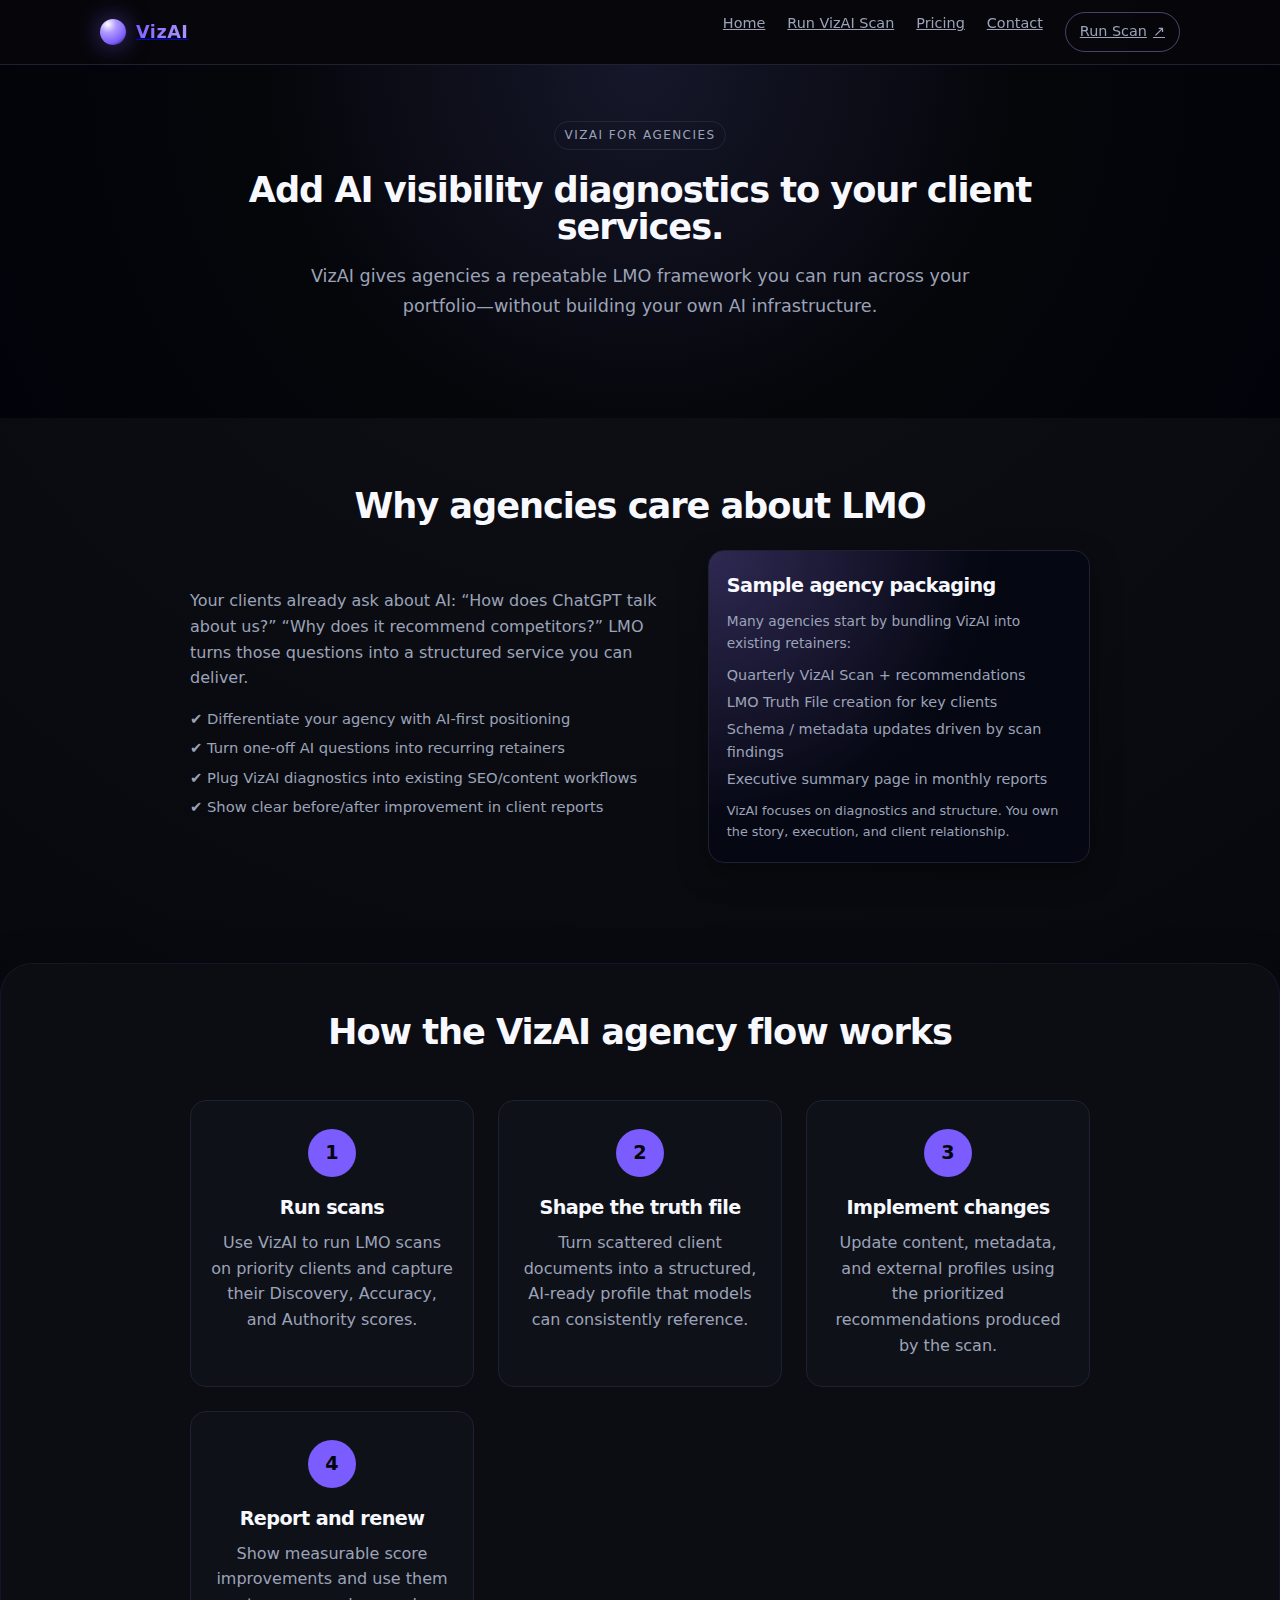
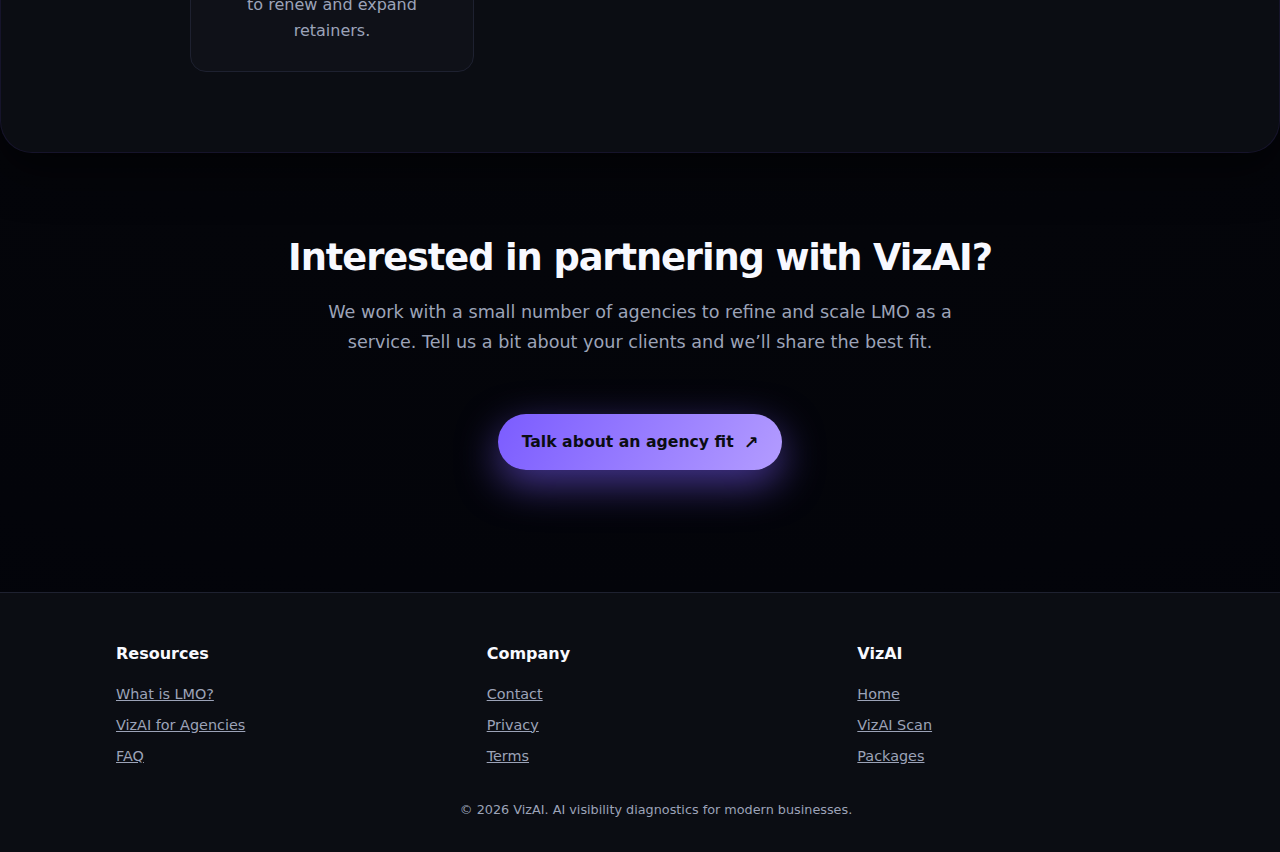
<file: agencies.html>
<!DOCTYPE html>
<html lang="en">
<head>
  <meta charset="UTF-8" />
  <title>VizAI for Agencies | VizAI</title>
  <meta name="viewport" content="width=device-width, initial-scale=1" />
  <link rel="stylesheet" href="style.css" />
</head>
<body>
  <custom-navbar></custom-navbar>

  <main>
    <section class="section-dark">
      <div class="container narrow center">
        <div class="pill">VizAI for Agencies</div>
        <h1 class="section-title" style="margin-top: 12px;">
          Add AI visibility diagnostics to your client services.
        </h1>
        <p class="section-subtitle">
          VizAI gives agencies a repeatable LMO framework you can run across your
          portfolio—without building your own AI infrastructure.
        </p>
      </div>
    </section>

    <section class="section">
      <div class="container narrow">
        <h2 class="section-title">Why agencies care about LMO</h2>
        <div class="two-column">
          <div>
            <p>
              Your clients already ask about AI: “How does ChatGPT talk about us?”
              “Why does it recommend competitors?” LMO turns those questions into a
              structured service you can deliver.
            </p>
            <ul class="who-list" style="margin-top: 16px;">
              <li>✔ Differentiate your agency with AI-first positioning</li>
              <li>✔ Turn one-off AI questions into recurring retainers</li>
              <li>✔ Plug VizAI diagnostics into existing SEO/content workflows</li>
              <li>✔ Show clear before/after improvement in client reports</li>
            </ul>
          </div>
          <div>
            <div class="panel">
              <div class="panel-inner">
                <h3 style="margin-bottom: 8px;">Sample agency packaging</h3>
                <p class="muted" style="font-size: 0.86rem;">
                  Many agencies start by bundling VizAI into existing retainers:
                </p>
                <ul class="pricing-list" style="margin-top: 10px;">
                  <li>Quarterly VizAI Scan + recommendations</li>
                  <li>LMO Truth File creation for key clients</li>
                  <li>Schema / metadata updates driven by scan findings</li>
                  <li>Executive summary page in monthly reports</li>
                </ul>
                <p class="muted" style="font-size: 0.8rem; margin-top: 10px;">
                  VizAI focuses on diagnostics and structure. You own the story,
                  execution, and client relationship.
                </p>
              </div>
            </div>
          </div>
        </div>
      </div>
    </section>

    <section class="section-contrast">
      <div class="container narrow">
        <h2 class="section-title">How the VizAI agency flow works</h2>
        <div class="steps-grid">
          <div class="step-card">
            <div class="step-number">1</div>
            <h3>Run scans</h3>
            <p>
              Use VizAI to run LMO scans on priority clients and capture their
              Discovery, Accuracy, and Authority scores.
            </p>
          </div>
          <div class="step-card">
            <div class="step-number">2</div>
            <h3>Shape the truth file</h3>
            <p>
              Turn scattered client documents into a structured, AI-ready profile
              that models can consistently reference.
            </p>
          </div>
          <div class="step-card">
            <div class="step-number">3</div>
            <h3>Implement changes</h3>
            <p>
              Update content, metadata, and external profiles using the prioritized
              recommendations produced by the scan.
            </p>
          </div>
          <div class="step-card">
            <div class="step-number">4</div>
            <h3>Report and renew</h3>
            <p>
              Show measurable score improvements and use them to renew and expand
              retainers.
            </p>
          </div>
        </div>
      </div>
    </section>

    <section class="section-tight">
      <div class="section-header center">
        <h2>Interested in partnering with VizAI?</h2>
        <p class="section-subtitle">
          We work with a small number of agencies to refine and scale LMO as a
          service. Tell us a bit about your clients and we’ll share the best fit.
        </p>
        <a href="contact.html" class="btn-primary" style="margin-top: 16px;">
          <span>Talk about an agency fit</span>
          <span class="icon">↗</span>
        </a>
      </div>
    </section>
  </main>

  <custom-footer></custom-footer>
  <script src="components/navbar.js"></script>
  <script src="components/footer.js"></script>
</body>
</html>
</file>
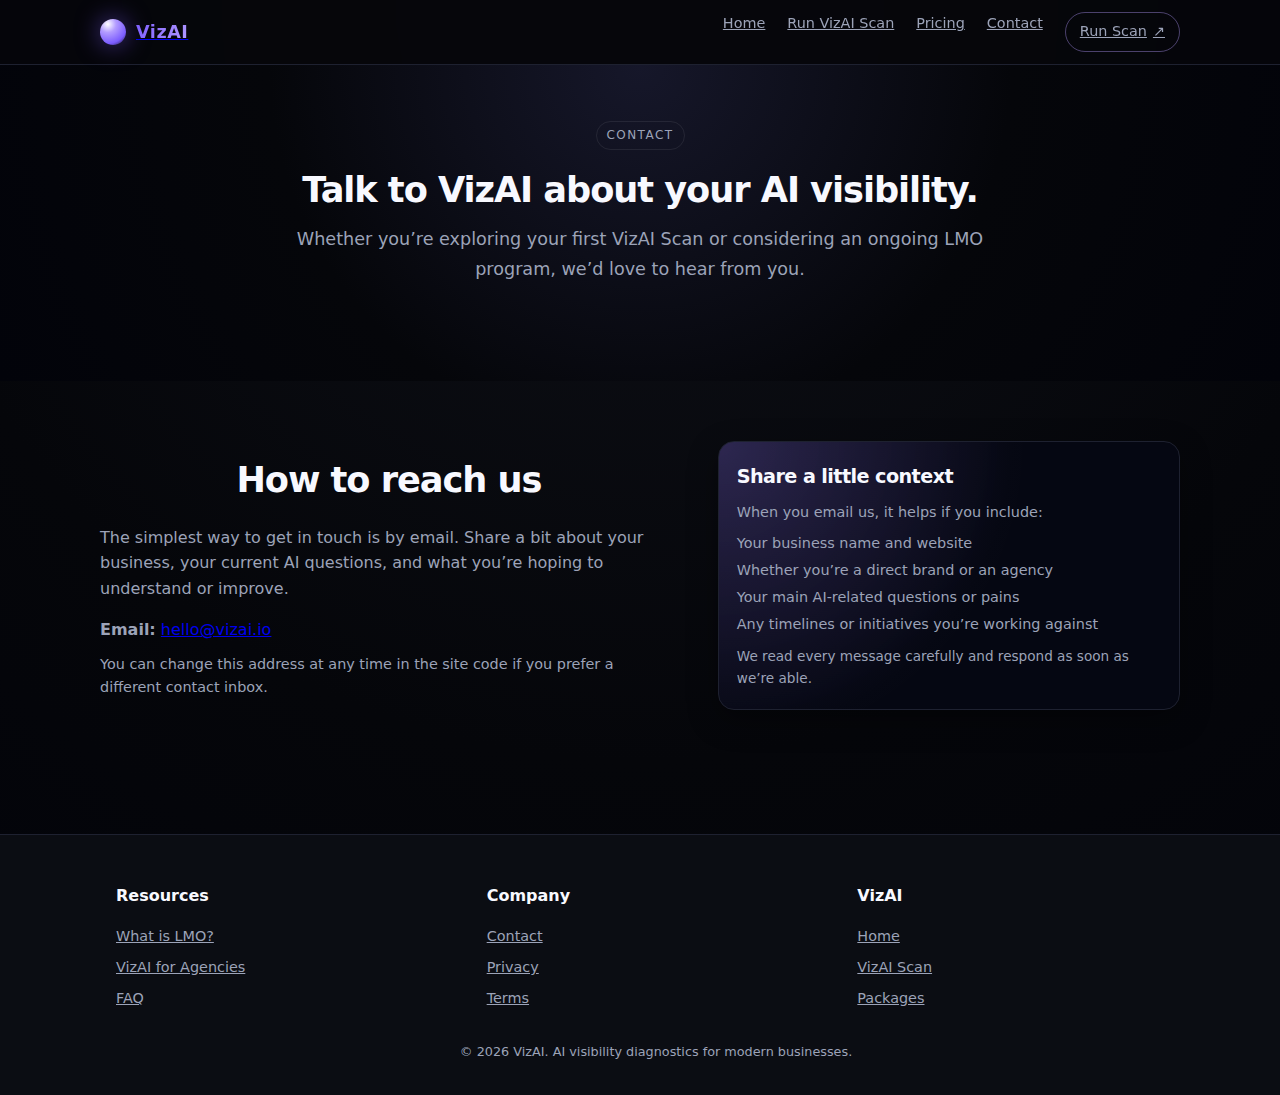
<file: contact.html>
<!DOCTYPE html>
<html lang="en">
<head>
  <meta charset="UTF-8" />
  <title>Contact | VizAI</title>
  <meta name="viewport" content="width=device-width, initial-scale=1" />
  <link rel="stylesheet" href="style.css" />
</head>
<body>
  <custom-navbar></custom-navbar>

  <main>
    <section class="section-dark">
      <div class="container narrow center">
        <div class="pill">Contact</div>
        <h1 class="section-title" style="margin-top: 12px;">
          Talk to VizAI about your AI visibility.
        </h1>
        <p class="section-subtitle">
          Whether you’re exploring your first VizAI Scan or considering an ongoing
          LMO program, we’d love to hear from you.
        </p>
      </div>
    </section>

    <section class="section">
      <div class="container two-column">
        <div>
          <h2 class="section-title">How to reach us</h2>
          <p>
            The simplest way to get in touch is by email. Share a bit about your
            business, your current AI questions, and what you’re hoping to
            understand or improve.
          </p>
          <p style="margin-top: 16px;">
            <strong>Email:</strong>
            <a href="mailto:hello@vizai.io"> hello@vizai.io</a>
          </p>
          <p class="muted" style="margin-top: 10px; font-size: 0.9rem;">
            You can change this address at any time in the site code if you prefer
            a different contact inbox.
          </p>
        </div>

        <div>
          <div class="panel">
            <div class="panel-inner">
              <h3 style="margin-bottom: 8px;">Share a little context</h3>
              <p class="muted" style="font-size: 0.9rem;">
                When you email us, it helps if you include:
              </p>
              <ul class="pricing-list" style="margin-top: 8px;">
                <li>Your business name and website</li>
                <li>Whether you’re a direct brand or an agency</li>
                <li>Your main AI-related questions or pains</li>
                <li>Any timelines or initiatives you’re working against</li>
              </ul>
              <p class="muted" style="margin-top: 10px; font-size: 0.85rem;">
                We read every message carefully and respond as soon as we’re able.
              </p>
            </div>
          </div>
        </div>
      </div>
    </section>
  </main>

  <custom-footer></custom-footer>
  <script src="components/navbar.js"></script>
  <script src="components/footer.js"></script>
</body>
</html>
</file>
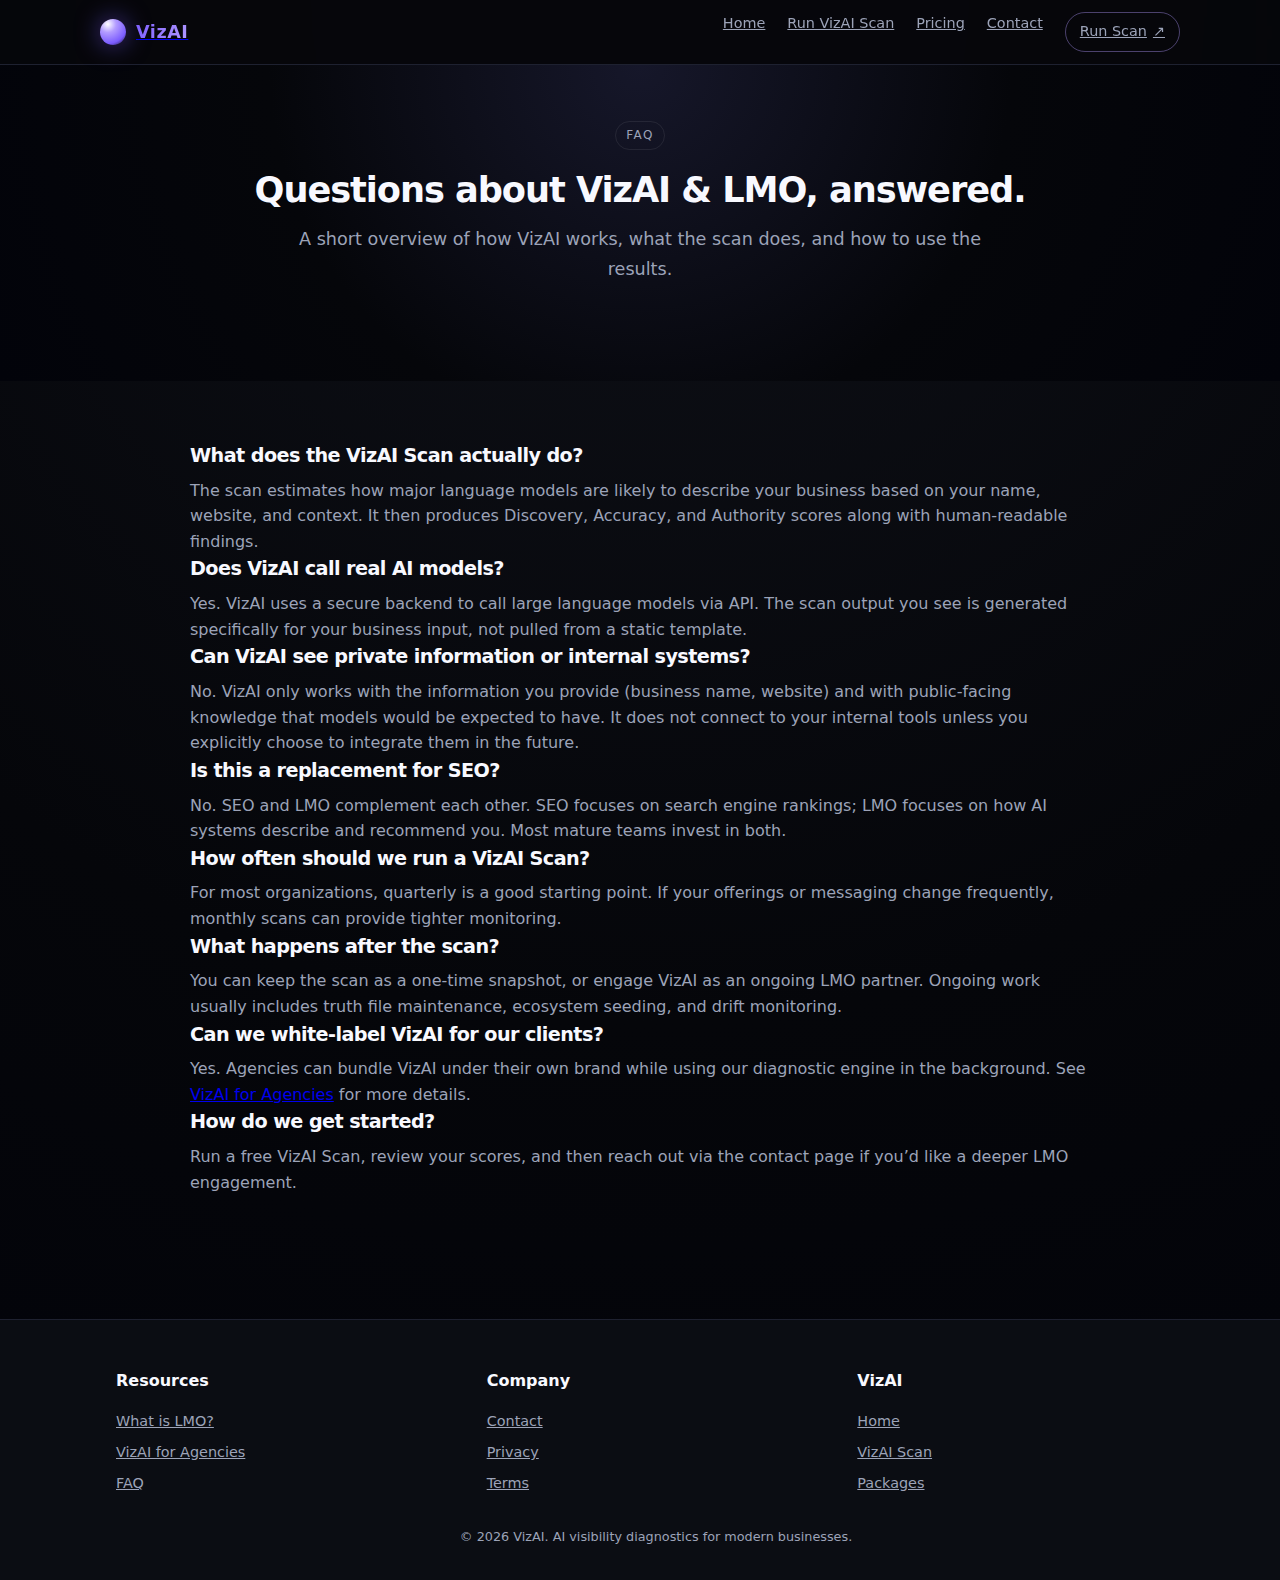
<file: faq.html>
<!DOCTYPE html>
<html lang="en">
<head>
  <meta charset="UTF-8" />
  <title>FAQ | VizAI</title>
  <meta name="viewport" content="width=device-width, initial-scale=1" />
  <link rel="stylesheet" href="style.css" />
</head>
<body>
  <custom-navbar></custom-navbar>

  <main>
    <section class="section-dark">
      <div class="container narrow center">
        <div class="pill">FAQ</div>
        <h1 class="section-title" style="margin-top: 12px;">
          Questions about VizAI & LMO, answered.
        </h1>
        <p class="section-subtitle">
          A short overview of how VizAI works, what the scan does, and how to use
          the results.
        </p>
      </div>
    </section>

    <section class="section">
      <div class="container narrow">
        <div class="faq-list">
          <div class="faq-item">
            <h3>What does the VizAI Scan actually do?</h3>
            <p>
              The scan estimates how major language models are likely to describe
              your business based on your name, website, and context. It then
              produces Discovery, Accuracy, and Authority scores along with
              human-readable findings.
            </p>
          </div>

          <div class="faq-item">
            <h3>Does VizAI call real AI models?</h3>
            <p>
              Yes. VizAI uses a secure backend to call large language models via
              API. The scan output you see is generated specifically for your
              business input, not pulled from a static template.
            </p>
          </div>

          <div class="faq-item">
            <h3>Can VizAI see private information or internal systems?</h3>
            <p>
              No. VizAI only works with the information you provide (business
              name, website) and with public-facing knowledge that models would be
              expected to have. It does not connect to your internal tools unless
              you explicitly choose to integrate them in the future.
            </p>
          </div>

          <div class="faq-item">
            <h3>Is this a replacement for SEO?</h3>
            <p>
              No. SEO and LMO complement each other. SEO focuses on search engine
              rankings; LMO focuses on how AI systems describe and recommend you.
              Most mature teams invest in both.
            </p>
          </div>

          <div class="faq-item">
            <h3>How often should we run a VizAI Scan?</h3>
            <p>
              For most organizations, quarterly is a good starting point. If your
              offerings or messaging change frequently, monthly scans can provide
              tighter monitoring.
            </p>
          </div>

          <div class="faq-item">
            <h3>What happens after the scan?</h3>
            <p>
              You can keep the scan as a one-time snapshot, or engage VizAI as an
              ongoing LMO partner. Ongoing work usually includes truth file
              maintenance, ecosystem seeding, and drift monitoring.
            </p>
          </div>

          <div class="faq-item">
            <h3>Can we white-label VizAI for our clients?</h3>
            <p>
              Yes. Agencies can bundle VizAI under their own brand while using our
              diagnostic engine in the background. See
              <a href="agencies.html">VizAI for Agencies</a> for more details.
            </p>
          </div>

          <div class="faq-item">
            <h3>How do we get started?</h3>
            <p>
              Run a free VizAI Scan, review your scores, and then reach out via
              the contact page if you’d like a deeper LMO engagement.
            </p>
          </div>
        </div>
      </div>
    </section>
  </main>

  <custom-footer></custom-footer>
  <script src="components/navbar.js"></script>
  <script src="components/footer.js"></script>
</body>
</html>
</file>
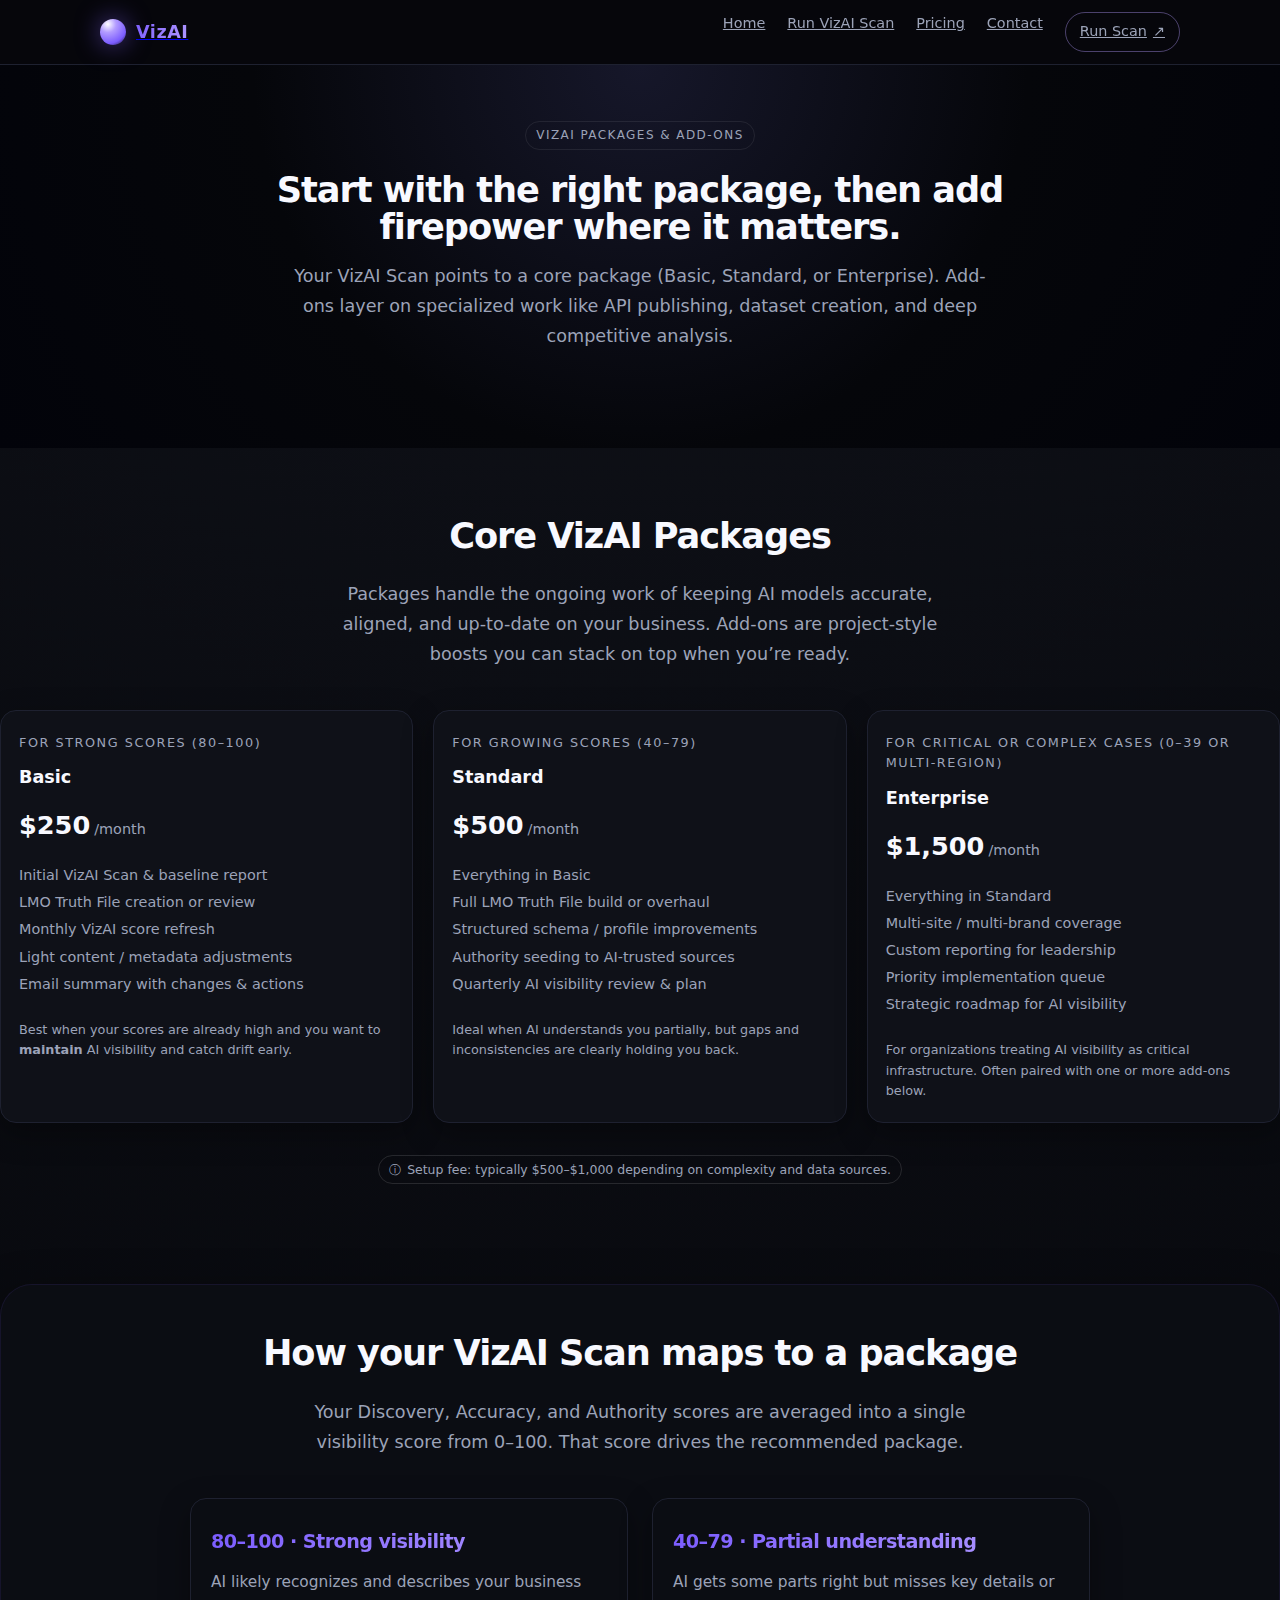
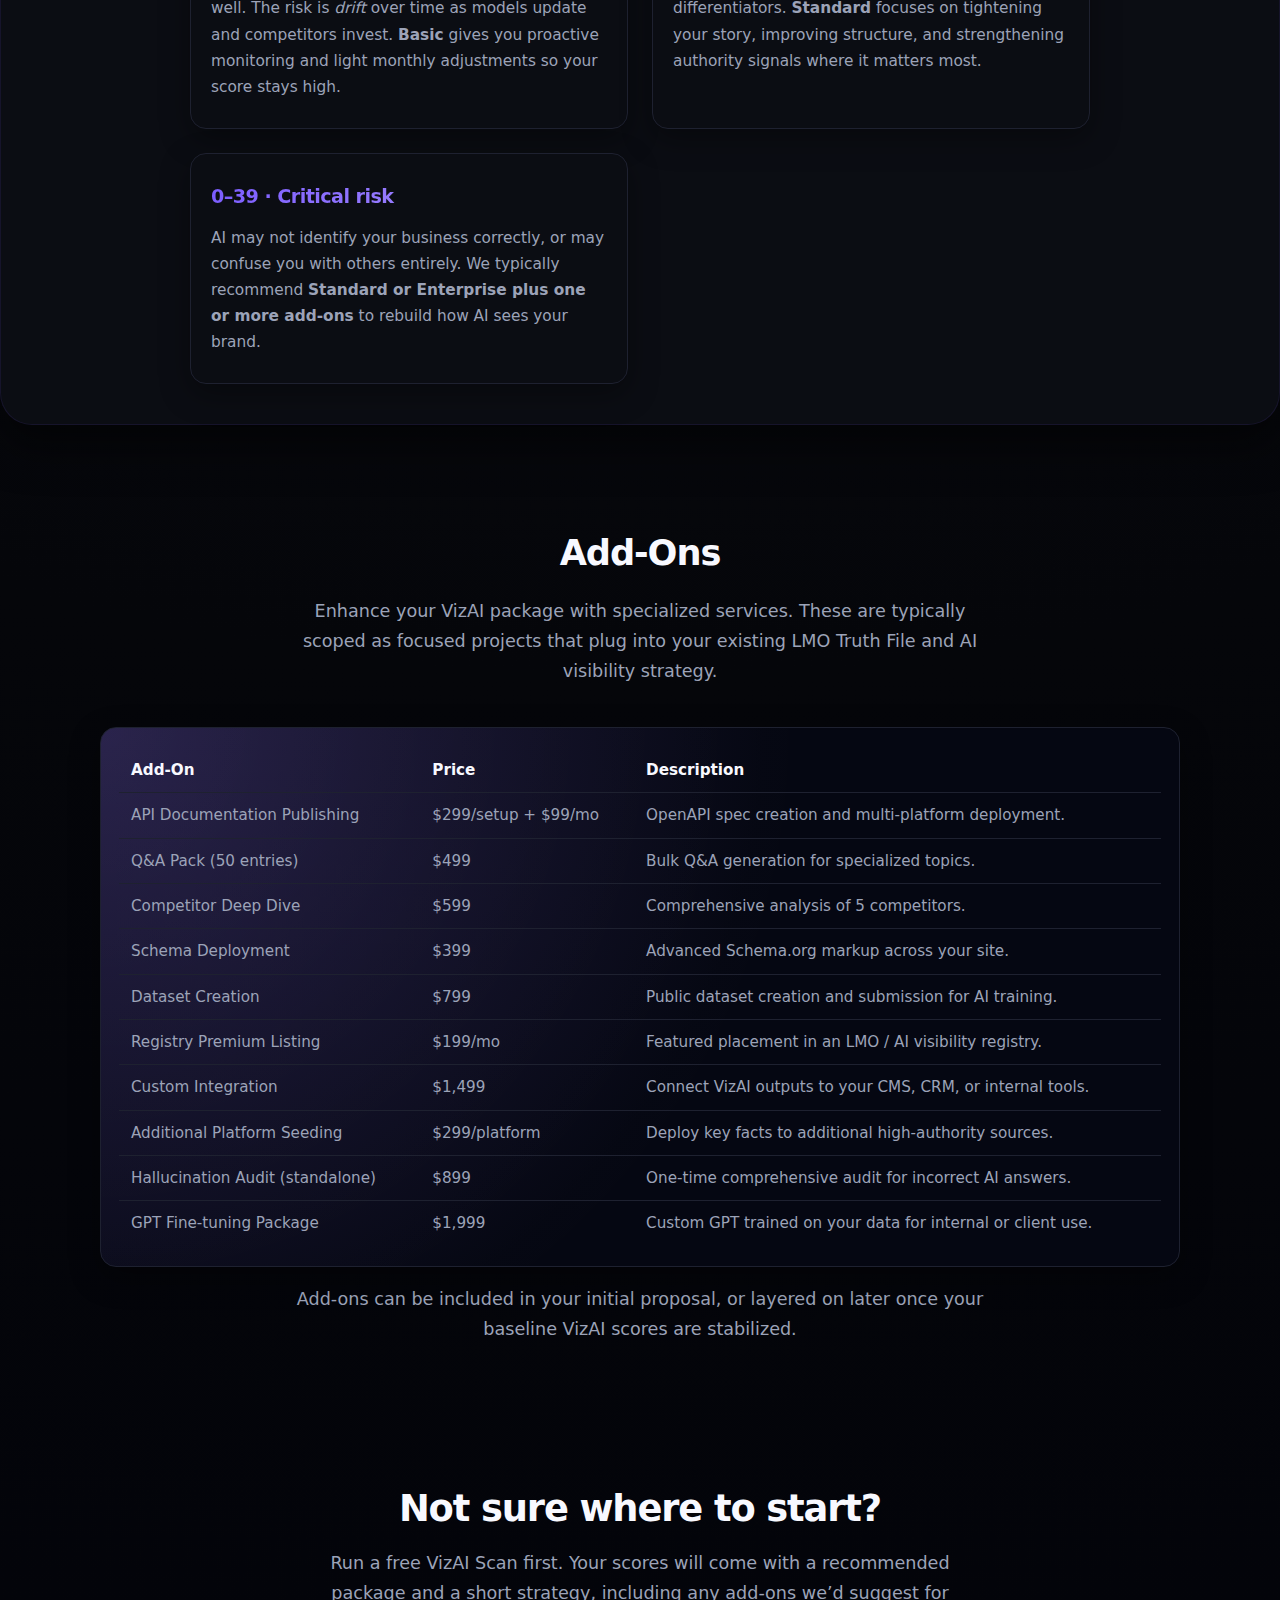
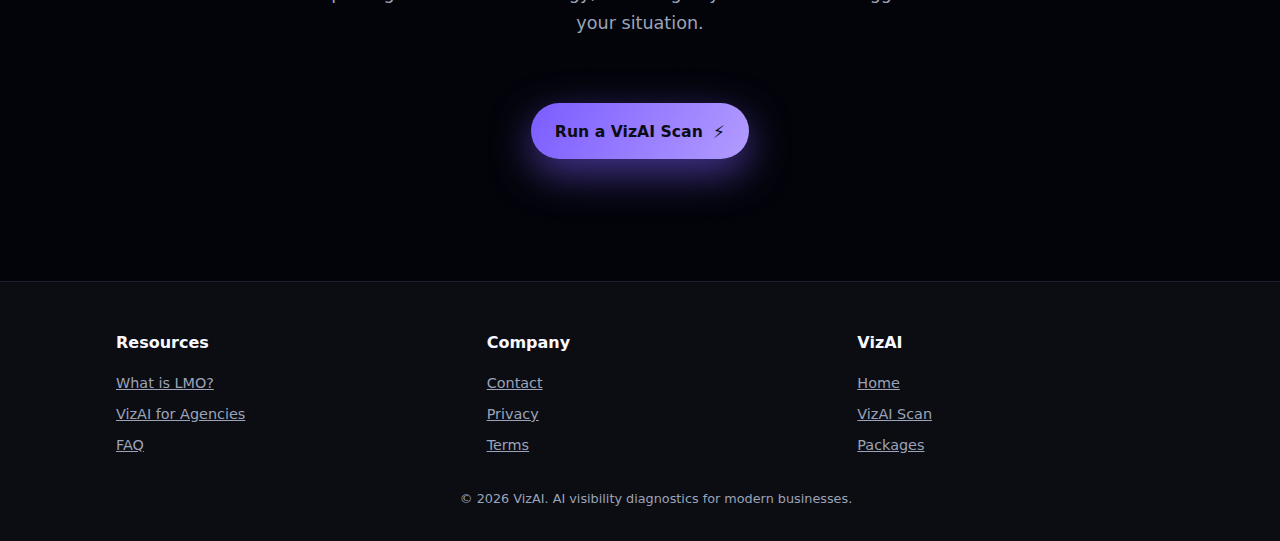
<file: packages.html>
<!DOCTYPE html>
<html lang="en">
<head>
  <meta charset="UTF-8" />
  <title>VizAI Packages & Add-Ons | VizAI</title>
  <meta name="viewport" content="width=device-width, initial-scale=1" />
  <link rel="stylesheet" href="style.css" />
</head>
<body>
  <custom-navbar></custom-navbar>

  <main>
    <!-- HERO -->
    <section class="section-dark">
      <div class="container narrow center">
        <div class="pill">VizAI Packages & Add-Ons</div>
        <h1 class="section-title" style="margin-top: 12px;">
          Start with the right package, then add firepower where it matters.
        </h1>
        <p class="section-subtitle">
          Your VizAI Scan points to a core package (Basic, Standard, or Enterprise).
          Add-ons layer on specialized work like API publishing, dataset creation,
          and deep competitive analysis.
        </p>
      </div>
    </section>

    <!-- PACKAGES GRID -->
    <section class="section">
      <div class="section-header center">
        <h2 class="section-title">Core VizAI Packages</h2>
        <p class="section-subtitle">
          Packages handle the ongoing work of keeping AI models accurate, aligned,
          and up-to-date on your business. Add-ons are project-style boosts you can
          stack on top when you’re ready.
        </p>
      </div>

      <div class="pricing-grid">
        <!-- BASIC -->
        <div class="pricing-card">
          <div class="pricing-label">For strong scores (80–100)</div>
          <div class="pricing-title">Basic</div>
          <div class="pricing-amount">
            $250<span>/month</span>
          </div>
          <ul class="pricing-list">
            <li>Initial VizAI Scan & baseline report</li>
            <li>LMO Truth File creation or review</li>
            <li>Monthly VizAI score refresh</li>
            <li>Light content / metadata adjustments</li>
            <li>Email summary with changes & actions</li>
          </ul>
          <div class="pricing-note">
            Best when your scores are already high and you want to
            <strong>maintain</strong> AI visibility and catch drift early.
          </div>
        </div>

        <!-- STANDARD -->
        <div class="pricing-card">
          <div class="pricing-label">For growing scores (40–79)</div>
          <div class="pricing-title">Standard</div>
          <div class="pricing-amount">
            $500<span>/month</span>
          </div>
          <ul class="pricing-list">
            <li>Everything in Basic</li>
            <li>Full LMO Truth File build or overhaul</li>
            <li>Structured schema / profile improvements</li>
            <li>Authority seeding to AI-trusted sources</li>
            <li>Quarterly AI visibility review & plan</li>
          </ul>
          <div class="pricing-note">
            Ideal when AI understands you partially, but gaps and
            inconsistencies are clearly holding you back.
          </div>
        </div>

        <!-- ENTERPRISE -->
        <div class="pricing-card">
          <div class="pricing-label">For critical or complex cases (0–39 or multi-region)</div>
          <div class="pricing-title">Enterprise</div>
          <div class="pricing-amount">
            $1,500<span>/month</span>
          </div>
          <ul class="pricing-list">
            <li>Everything in Standard</li>
            <li>Multi-site / multi-brand coverage</li>
            <li>Custom reporting for leadership</li>
            <li>Priority implementation queue</li>
            <li>Strategic roadmap for AI visibility</li>
          </ul>
          <div class="pricing-note">
            For organizations treating AI visibility as critical infrastructure.
            Often paired with one or more add-ons below.
          </div>
        </div>
      </div>

      <div class="center" style="margin-top: 18px;">
        <div class="pill-note">
          <span>ⓘ</span>
          <span>Setup fee: typically $500–$1,000 depending on complexity and data sources.</span>
        </div>
      </div>
    </section>

    <!-- HOW SCORES MAP TO PACKAGES -->
    <section class="section-contrast">
      <div class="container narrow">
        <h2 class="section-title center">How your VizAI Scan maps to a package</h2>
        <p class="section-subtitle center">
          Your Discovery, Accuracy, and Authority scores are averaged into a single
          visibility score from 0–100. That score drives the recommended package.
        </p>

        <div class="why-grid" style="margin-top: 32px;">
          <div class="why-card">
            <h3>80–100 · Strong visibility</h3>
            <p>
              AI likely recognizes and describes your business well. The risk is
              <em>drift</em> over time as models update and competitors invest.
              <strong>Basic</strong> gives you proactive monitoring and light monthly
              adjustments so your score stays high.
            </p>
          </div>

          <div class="why-card">
            <h3>40–79 · Partial understanding</h3>
            <p>
              AI gets some parts right but misses key details or differentiators.
              <strong>Standard</strong> focuses on tightening your story, improving
              structure, and strengthening authority signals where it matters most.
            </p>
          </div>

          <div class="why-card">
            <h3>0–39 · Critical risk</h3>
            <p>
              AI may not identify your business correctly, or may confuse you with
              others entirely. We typically recommend <strong>Standard or Enterprise
              plus one or more add-ons</strong> to rebuild how AI sees your brand.
            </p>
          </div>
        </div>
      </div>
    </section>

    <!-- ADD-ONS SECTION -->
    <section class="section">
      <div class="container">
        <h2 class="section-title">Add-Ons</h2>
        <p class="section-subtitle">
          Enhance your VizAI package with specialized services. These are typically
          scoped as focused projects that plug into your existing LMO Truth File and
          AI visibility strategy.
        </p>

        <div class="panel" style="margin-top: 24px;">
          <div class="panel-inner">
            <div class="table-wrapper">
              <table class="addons-table">
                <thead>
                  <tr>
                    <th>Add-On</th>
                    <th>Price</th>
                    <th>Description</th>
                  </tr>
                </thead>
                <tbody>
                  <tr>
                    <td>API Documentation Publishing</td>
                    <td>$299/setup + $99/mo</td>
                    <td>OpenAPI spec creation and multi-platform deployment.</td>
                  </tr>
                  <tr>
                    <td>Q&amp;A Pack (50 entries)</td>
                    <td>$499</td>
                    <td>Bulk Q&amp;A generation for specialized topics.</td>
                  </tr>
                  <tr>
                    <td>Competitor Deep Dive</td>
                    <td>$599</td>
                    <td>Comprehensive analysis of 5 competitors.</td>
                  </tr>
                  <tr>
                    <td>Schema Deployment</td>
                    <td>$399</td>
                    <td>Advanced Schema.org markup across your site.</td>
                  </tr>
                  <tr>
                    <td>Dataset Creation</td>
                    <td>$799</td>
                    <td>Public dataset creation and submission for AI training.</td>
                  </tr>
                  <tr>
                    <td>Registry Premium Listing</td>
                    <td>$199/mo</td>
                    <td>Featured placement in an LMO / AI visibility registry.</td>
                  </tr>
                  <tr>
                    <td>Custom Integration</td>
                    <td>$1,499</td>
                    <td>Connect VizAI outputs to your CMS, CRM, or internal tools.</td>
                  </tr>
                  <tr>
                    <td>Additional Platform Seeding</td>
                    <td>$299/platform</td>
                    <td>Deploy key facts to additional high-authority sources.</td>
                  </tr>
                  <tr>
                    <td>Hallucination Audit (standalone)</td>
                    <td>$899</td>
                    <td>One-time comprehensive audit for incorrect AI answers.</td>
                  </tr>
                  <tr>
                    <td>GPT Fine-tuning Package</td>
                    <td>$1,999</td>
                    <td>Custom GPT trained on your data for internal or client use.</td>
                  </tr>
                </tbody>
              </table>
            </div>
          </div>
        </div>

        <p class="section-subtitle" style="margin-top: 18px;">
          Add-ons can be included in your initial proposal, or layered on later once
          your baseline VizAI scores are stabilized.
        </p>
      </div>
    </section>

    <!-- CTA -->
    <section class="section-tight">
      <div class="section-header center">
        <h2>Not sure where to start?</h2>
        <p class="section-subtitle">
          Run a free VizAI Scan first. Your scores will come with a recommended
          package and a short strategy, including any add-ons we’d suggest for your
          situation.
        </p>
        <div style="margin-top: 18px;">
          <a href="scan.html" class="btn-primary">
            <span>Run a VizAI Scan</span>
            <span class="icon">⚡</span>
          </a>
        </div>
      </div>
    </section>
  </main>

  <custom-footer></custom-footer>
  <script src="components/navbar.js"></script>
  <script src="components/footer.js"></script>

  <style>
    .table-wrapper {
      overflow-x: auto;
    }
    .addons-table {
      width: 100%;
      border-collapse: collapse;
      font-size: 0.95rem;
    }
    .addons-table th,
    .addons-table td {
      padding: 10px 12px;
      border-bottom: 1px solid var(--border-subtle);
      text-align: left;
    }
    .addons-table th {
      font-weight: 600;
      color: var(--text);
    }
    .addons-table td {
      color: var(--muted);
    }
    .addons-table tr:last-child td {
      border-bottom: none;
    }
  </style>
</body>
</html>
</file>
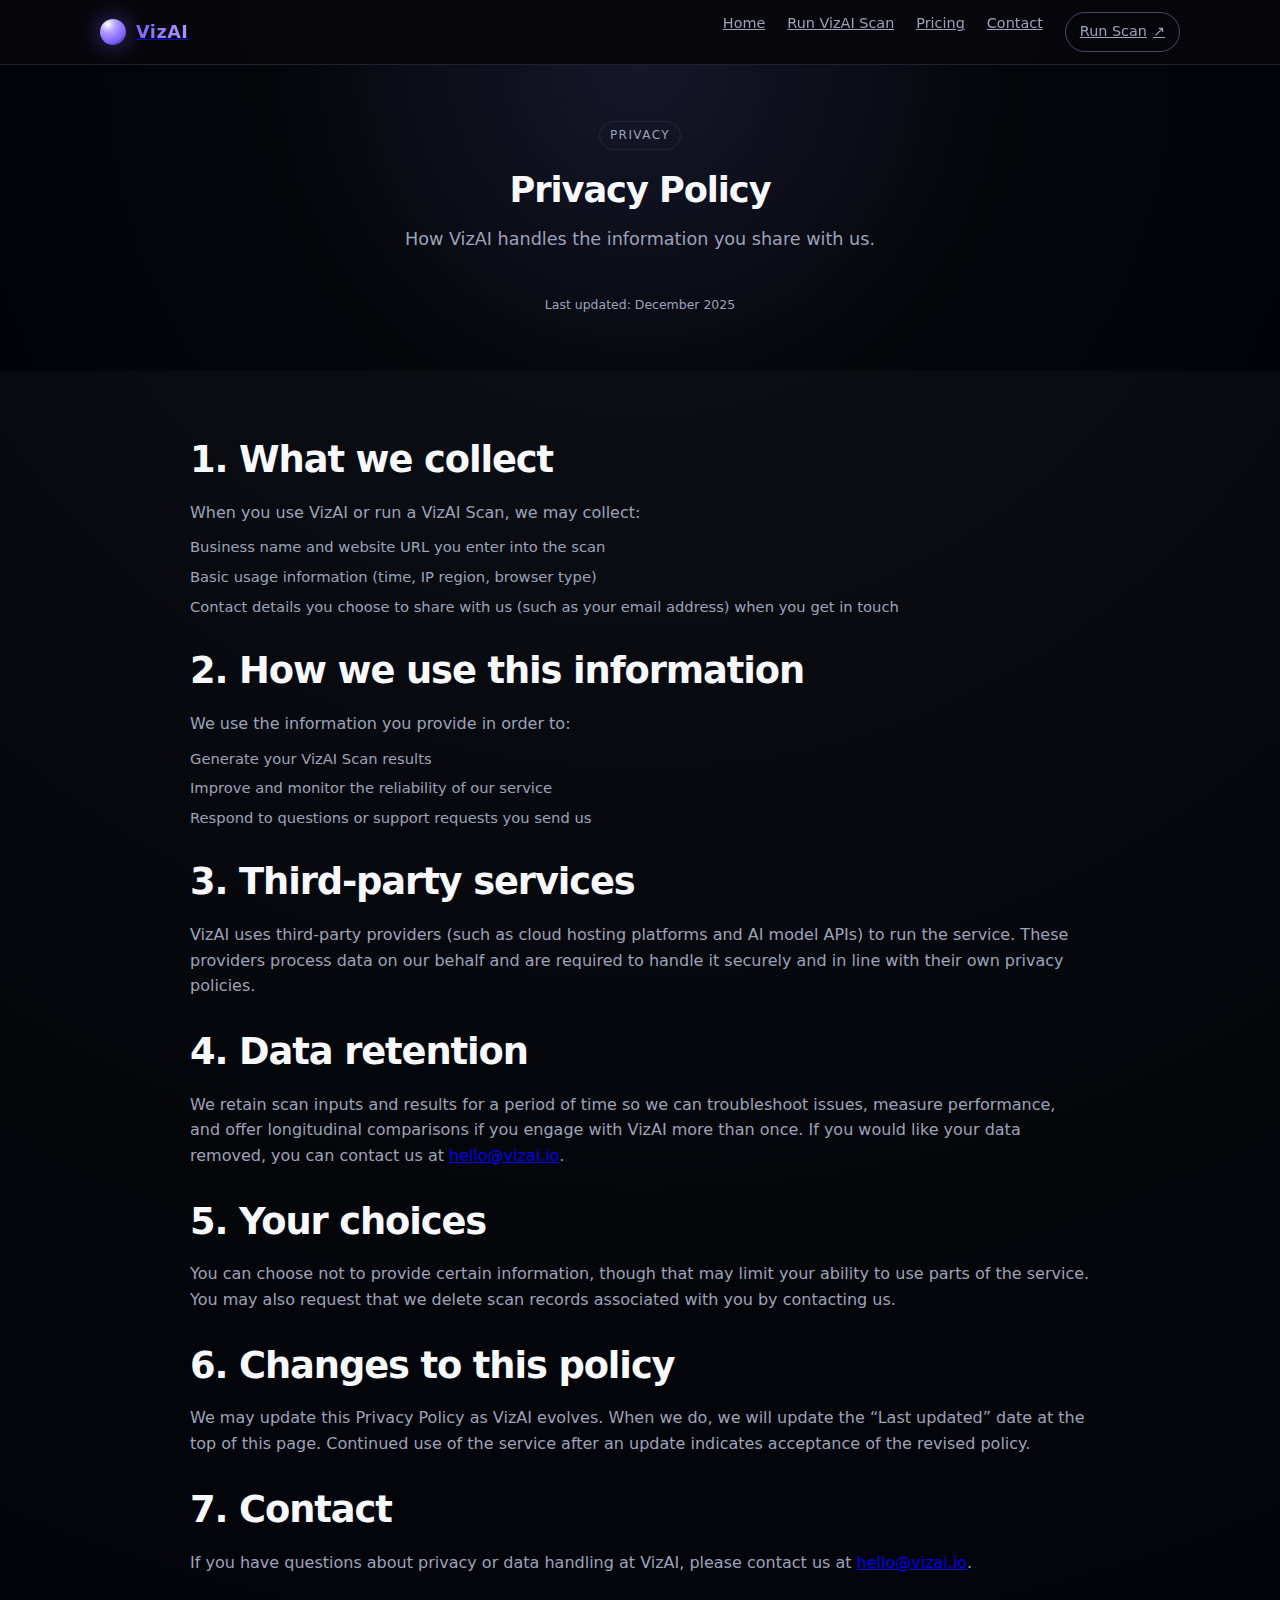
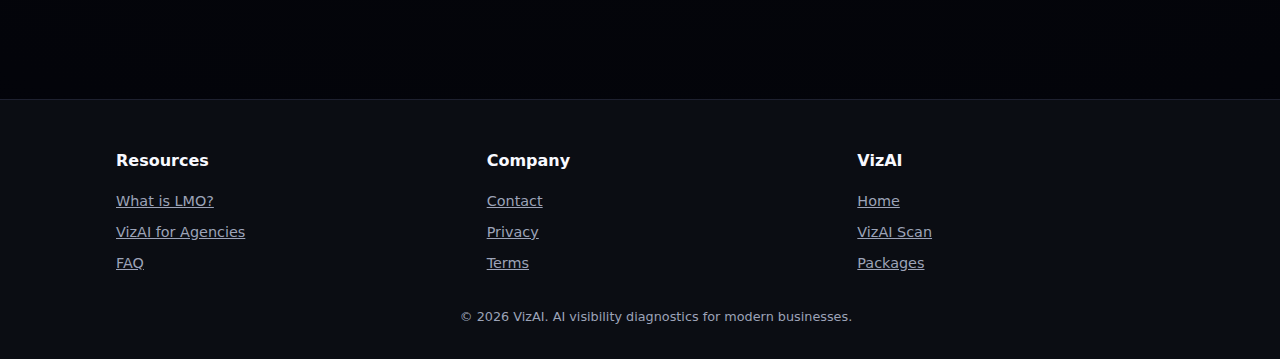
<file: privacy.html>
<!DOCTYPE html>
<html lang="en">
<head>
  <meta charset="UTF-8" />
  <title>Privacy Policy | VizAI</title>
  <meta name="viewport" content="width=device-width, initial-scale=1" />
  <link rel="stylesheet" href="style.css" />
</head>
<body>
  <custom-navbar></custom-navbar>

  <main>
    <section class="section-dark">
      <div class="container narrow center">
        <div class="pill">Privacy</div>
        <h1 class="section-title" style="margin-top: 12px;">
          Privacy Policy
        </h1>
        <p class="section-subtitle">
          How VizAI handles the information you share with us.
        </p>
        <p class="micro" style="margin-top: 10px;">Last updated: December 2025</p>
      </div>
    </section>

    <section class="section">
      <div class="container narrow">
        <h2>1. What we collect</h2>
        <p>
          When you use VizAI or run a VizAI Scan, we may collect:
        </p>
        <ul class="who-list">
          <li>Business name and website URL you enter into the scan</li>
          <li>Basic usage information (time, IP region, browser type)</li>
          <li>
            Contact details you choose to share with us (such as your email
            address) when you get in touch
          </li>
        </ul>

        <h2 style="margin-top: 24px;">2. How we use this information</h2>
        <p>
          We use the information you provide in order to:
        </p>
        <ul class="who-list">
          <li>Generate your VizAI Scan results</li>
          <li>Improve and monitor the reliability of our service</li>
          <li>Respond to questions or support requests you send us</li>
        </ul>

        <h2 style="margin-top: 24px;">3. Third-party services</h2>
        <p>
          VizAI uses third-party providers (such as cloud hosting platforms and AI
          model APIs) to run the service. These providers process data on our
          behalf and are required to handle it securely and in line with their
          own privacy policies.
        </p>

        <h2 style="margin-top: 24px;">4. Data retention</h2>
        <p>
          We retain scan inputs and results for a period of time so we can
          troubleshoot issues, measure performance, and offer longitudinal
          comparisons if you engage with VizAI more than once. If you would like
          your data removed, you can contact us at
          <a href="mailto:hello@vizai.io">hello@vizai.io</a>.
        </p>

        <h2 style="margin-top: 24px;">5. Your choices</h2>
        <p>
          You can choose not to provide certain information, though that may limit
          your ability to use parts of the service. You may also request that we
          delete scan records associated with you by contacting us.
        </p>

        <h2 style="margin-top: 24px;">6. Changes to this policy</h2>
        <p>
          We may update this Privacy Policy as VizAI evolves. When we do, we will
          update the “Last updated” date at the top of this page. Continued use
          of the service after an update indicates acceptance of the revised
          policy.
        </p>

        <h2 style="margin-top: 24px;">7. Contact</h2>
        <p>
          If you have questions about privacy or data handling at VizAI, please
          contact us at <a href="mailto:hello@vizai.io">hello@vizai.io</a>.
        </p>
      </div>
    </section>
  </main>

  <custom-footer></custom-footer>
  <script src="components/navbar.js"></script>
  <script src="components/footer.js"></script>
</body>
</html>
</file>
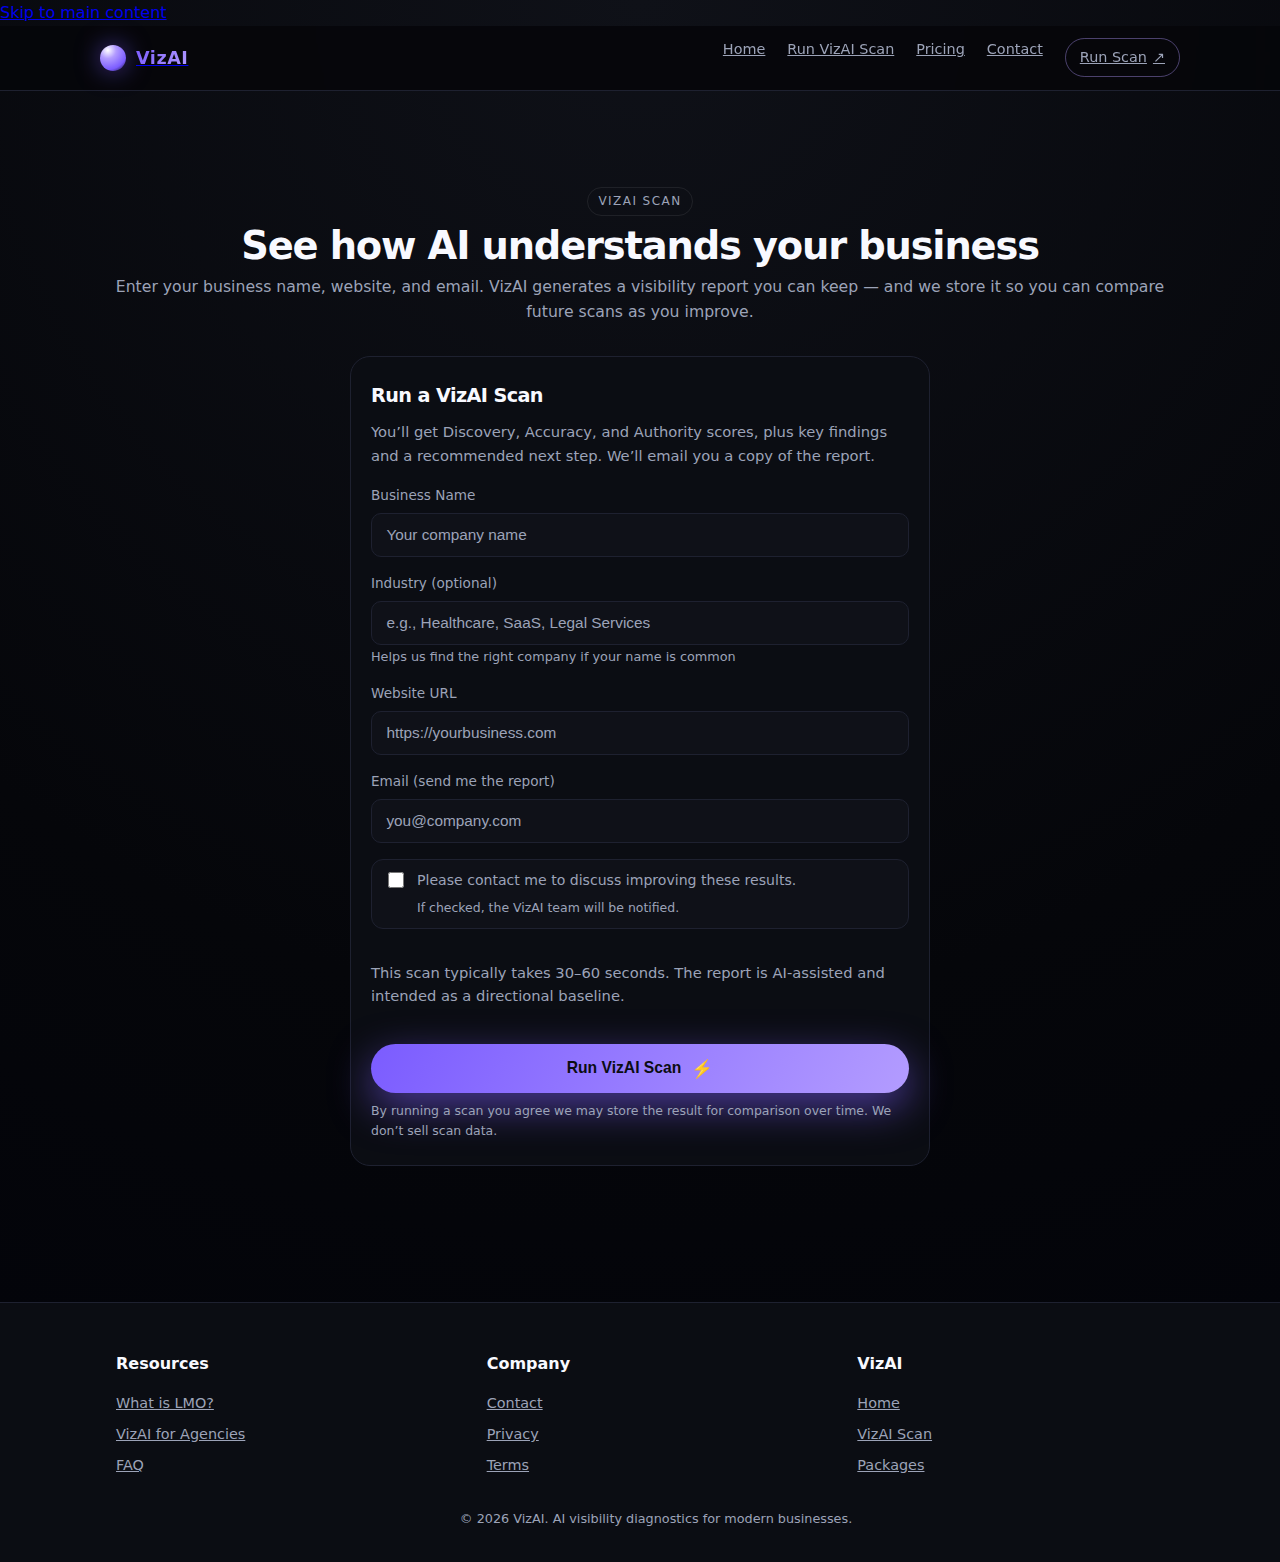
<file: scan.html>
<!DOCTYPE html>
<html lang="en">
<head>
  <meta charset="UTF-8" />
  <title>Run VizAI Scan | VizAI</title>
  <meta name="viewport" content="width=device-width, initial-scale=1" />
  <meta name="description" content="Run a free VizAI scan to see how AI understands your business. Get Discovery, Accuracy, and Authority scores in under 60 seconds." />
  <link rel="stylesheet" href="style.css" />

  <!-- Preconnect to external domains -->
  <link rel="preconnect" href="https://fonts.googleapis.com">
  <link rel="preconnect" href="https://fonts.gstatic.com" crossorigin>
  <link rel="dns-prefetch" href="https://lmo-backend.onrender.com">

  <!-- Open Graph Meta Tags -->
  <meta property="og:title" content="Run VizAI Scan | VizAI" />
  <meta property="og:description" content="Run a free VizAI scan to see how AI understands your business. Get Discovery, Accuracy, and Authority scores in under 60 seconds." />
  <meta property="og:type" content="website" />

  <!-- Twitter Card Meta Tags -->
  <meta name="twitter:card" content="summary_large_image" />
  <meta name="twitter:title" content="Run VizAI Scan | VizAI" />
  <meta name="twitter:description" content="Run a free VizAI scan to see how AI understands your business." />

  <!-- Canonical URL -->
  <link rel="canonical" href="https://vizai.app/scan.html" />

  <!-- Cloudflare Turnstile (CAPTCHA) -->
  <script src="https://challenges.cloudflare.com/turnstile/v0/api.js" async defer></script>

  <!-- Sentry Error Tracking (Uncomment after configuring) -->
  <!-- <script src="https://browser.sentry-cdn.com/7.x.x/bundle.min.js" crossorigin="anonymous"></script> -->
  <script src="error-tracking.js"></script>

  <style>
    /* Page layout */
    .scan-page {
      max-width: var(--max-width, 960px);
      margin: 0 auto;
      padding: 96px 16px 72px;
    }

    .scan-header {
      text-align: center;
      margin-bottom: 32px;
    }

    .scan-header h1 {
      font-size: clamp(1.9rem, 4vw, 2.4rem);
      margin-bottom: 8px;
    }

    .scan-header p {
      color: var(--muted, #a0a3b1);
      font-size: 0.98rem;
    }

    .scan-layout {
      display: grid;
      grid-template-columns: minmax(0, 1fr);
      gap: 32px;
      max-width: 580px;
      margin: 0 auto;
    }

    @media (max-width: 768px) {
      .scan-layout { grid-template-columns: 1fr; }
    }

    /* Card + form */
    .scan-card {
      background: var(--bg-elevated, #050611);
      border-radius: 20px;
      border: 1px solid var(--border-subtle, #262738);
      padding: 24px 20px;
    }

    .scan-card h2 { font-size: 1.2rem; margin-bottom: 8px; }

    .scan-card p {
      color: var(--muted, #a0a3b1);
      font-size: 0.92rem;
      margin-bottom: 18px;
    }

    .scan-field { margin-bottom: 16px; }

    .scan-label {
      display: block;
      font-size: 0.85rem;
      font-weight: 500;
      margin-bottom: 6px;
      color: var(--muted, #c4c5d4);
    }

    .scan-input {
      width: 100%;
      max-width: 100%;
      padding: 0.75rem 0.9rem;
      border-radius: 10px;
      border: 1px solid var(--border-subtle, #303244);
      background: var(--bg-soft, #070818);
      color: var(--text, #f9fafb);
      font-size: 0.96rem;
      outline: none;
      box-sizing: border-box;
    }

    .scan-input::placeholder { color: var(--muted, #7c7f96); }

    .scan-input:focus {
      border-color: var(--accent-strong, #8b5cff);
      box-shadow: 0 0 0 1px rgba(139, 92, 255, 0.5);
    }

    .scan-help {
      font-size: 0.8rem;
      color: var(--muted, #7e8195);
      margin-top: 2px;
    }

    .scan-submit { margin-top: 12px; }

    .btn-primary-full { width: 100%; justify-content: center; }

    .scan-status {
      margin-top: 10px;
      font-size: 0.85rem;
      color: var(--muted, #a0a3b1);
    }

    .hidden { display: none; }

    .results-card {
      background: var(--bg-elevated, #050611);
      border-radius: 20px;
      border: 1px solid var(--border-subtle, #262738);
      padding: 24px 20px;
    }

    .results-header {
      display: flex;
      justify-content: space-between;
      align-items: baseline;
      gap: 12px;
      margin-bottom: 16px;
    }

    .results-header h2 { font-size: 1.1rem; }

    .overall-score { font-size: 1.6rem; font-weight: 600; }

    .score-grid {
      display: grid;
      grid-template-columns: repeat(3, minmax(0, 1fr));
      gap: 12px;
      margin-bottom: 16px;
    }

    @media (max-width: 540px) { .score-grid { grid-template-columns: 1fr; } }

    .score-chip {
      background: var(--bg-soft, #070818);
      border-radius: 12px;
      padding: 10px 12px;
      font-size: 0.85rem;
    }

    .score-label { color: var(--muted, #a0a3b1); margin-bottom: 2px; }

    .score-value { font-size: 1.1rem; font-weight: 600; }

    .package-tag {
      display: inline-flex;
      align-items: center;
      gap: 6px;
      font-size: 0.8rem;
      padding: 4px 8px;
      border-radius: 999px;
      background: rgba(139, 92, 255, 0.12);
      color: var(--accent-strong, #b89cff);
      margin-bottom: 8px;
    }

    .findings-list {
      font-size: 0.9rem;
      color: var(--muted, #c0c2d8);
      margin-top: 6px;
      padding-left: 18px;
    }

    .findings-list li + li { margin-top: 4px; }

    .strategy-block {
      margin-top: 14px;
      padding-top: 12px;
      border-top: 1px solid var(--border-subtle, #262738);
      font-size: 0.9rem;
    }

    .strategy-title { font-weight: 500; margin-bottom: 4px; }

    .strategy-text { color: var(--muted, #c0c2d8); }

    /* Checkbox row */
    .check-row {
      display: flex;
      align-items: flex-start;
      gap: 10px;
      padding: 10px 12px;
      border-radius: 12px;
      background: var(--bg-soft, #070818);
      border: 1px solid var(--border-subtle, #303244);
      margin-top: 8px;
    }

    .check-row input {
      width: 16px;
      height: 16px;
      margin-top: 2px;
      accent-color: var(--accent-strong, #8b5cff);
    }

    .check-row label {
      font-size: 0.88rem;
      color: var(--muted, #c0c2d8);
      line-height: 1.25rem;
      cursor: pointer;
    }

    .mini-note {
      font-size: 0.78rem;
      color: var(--muted, #7e8195);
      margin-top: 8px;
    }

    /* Validation styles */
    .scan-input.error {
      border-color: var(--danger, #ff6b6b);
      box-shadow: 0 0 0 1px rgba(255, 107, 107, 0.3);
    }

    .scan-input.success {
      border-color: #4caf50;
    }

    .scan-help.error {
      color: var(--danger, #ff6b6b);
      font-size: 0.78rem;
      margin-top: 4px;
    }

    /* Loading state */
    .btn-primary:disabled {
      opacity: 0.6;
      cursor: not-allowed;
    }

    .btn-spinner {
      display: none;
      width: 14px;
      height: 14px;
      border: 2px solid rgba(255, 255, 255, 0.3);
      border-top-color: #0b0d13;
      border-radius: 50%;
      animation: spin 0.6s linear infinite;
    }

    .btn-spinner:not(.hidden) {
      display: inline-block;
    }

    @keyframes spin {
      to { transform: rotate(360deg); }
    }

    /* CAPTCHA styling */
    .captcha-container {
      margin: 16px 0;
      display: flex;
      justify-content: center;
    }

    .captcha-error {
      color: var(--danger, #ff6b6b);
      font-size: 0.8rem;
      margin-top: 4px;
      text-align: center;
    }

    /* Q&A collapsible section */
    .qa-details {
      margin-top: 12px;
    }

    .qa-summary {
      cursor: pointer;
      list-style: none;
      padding: 12px 16px;
      background: var(--bg-soft, #070818);
      border: 1px solid var(--border-subtle, #303244);
      border-radius: 12px;
      display: flex;
      justify-content: space-between;
      align-items: center;
      font-weight: 500;
      color: var(--accent-strong, #b39cff);
      transition: all 0.2s;
    }

    .qa-summary:hover {
      background: rgba(123, 92, 255, 0.05);
      border-color: var(--accent, #7b5cff);
    }

    .qa-summary::-webkit-details-marker {
      display: none;
    }

    .qa-toggle {
      transition: transform 0.2s;
      font-size: 0.8rem;
    }

    .qa-details[open] .qa-toggle {
      transform: rotate(180deg);
    }

    .qa-content {
      margin-top: 12px;
      padding: 16px;
      background: var(--bg-soft, #070818);
      border: 1px solid var(--border-subtle, #303244);
      border-radius: 12px;
    }

    .qa-item {
      margin-bottom: 20px;
      padding-bottom: 20px;
      border-bottom: 1px solid var(--border-subtle, #303244);
    }

    .qa-item:last-child {
      margin-bottom: 0;
      padding-bottom: 0;
      border-bottom: none;
    }

    .qa-question {
      font-weight: 600;
      color: var(--text, #f8f9ff);
      margin-bottom: 8px;
      font-size: 0.95rem;
    }

    .qa-answer {
      color: var(--muted, #c0c2d8);
      line-height: 1.6;
      font-size: 0.9rem;
      white-space: pre-wrap;
    }

    .request-id-display {
      font-size: 0.75rem;
      color: var(--muted, #7e8195);
      margin-top: 8px;
      font-family: monospace;
    }
  </style>
</head>

<body>
  <noscript>
    <div class="noscript-warning">
      ⚠️ The VizAI Scan requires JavaScript to run. Please <a href="https://www.enable-javascript.com/" target="_blank" rel="noopener">enable JavaScript</a> in your browser settings to use this tool.
    </div>
  </noscript>

  <a href="#main-content" class="skip-link">Skip to main content</a>
  <custom-navbar></custom-navbar>

  <main id="main-content">
    <section class="scan-page">
      <div class="scan-header">
        <div class="pill">VizAI Scan</div>
        <h1>See how AI understands your business</h1>
        <p>
          Enter your business name, website, and email. VizAI generates a visibility report
          you can keep — and we store it so you can compare future scans as you improve.
        </p>
      </div>

      <div class="scan-layout">
        <!-- Form card -->
        <div class="scan-card">
          <h2>Run a VizAI Scan</h2>
          <p>
            You’ll get Discovery, Accuracy, and Authority scores, plus key findings and a recommended next step.
            We’ll email you a copy of the report.
          </p>

          <form id="scanForm">
            <div class="scan-field">
              <label for="businessName" class="scan-label">Business Name</label>
              <input
                id="businessName"
                type="text"
                required
                aria-required="true"
                aria-describedby="businessName-help"
                class="scan-input"
                placeholder="Your company name"
                minlength="2"
                maxlength="100"
              />
              <div id="businessName-help" class="scan-help hidden"></div>
            </div>

            <div class="scan-field">
              <label for="industry" class="scan-label">Industry (optional)</label>
              <input
                id="industry"
                type="text"
                aria-describedby="industry-help"
                class="scan-input"
                placeholder="e.g., Healthcare, SaaS, Legal Services"
                maxlength="100"
              />
              <div id="industry-help" class="scan-help">Helps us find the right company if your name is common</div>
            </div>

            <div class="scan-field">
              <label for="website" class="scan-label">Website URL</label>
              <input
                id="website"
                type="url"
                required
                aria-required="true"
                aria-describedby="website-help"
                class="scan-input"
                placeholder="https://yourbusiness.com"
                pattern="https?://.+"
              />
              <div id="website-help" class="scan-help hidden"></div>
            </div>

            <div class="scan-field">
              <label for="contactEmail" class="scan-label">Email (send me the report)</label>
              <input
                id="contactEmail"
                type="email"
                required
                aria-required="true"
                aria-describedby="contactEmail-help"
                class="scan-input"
                placeholder="you@company.com"
              />
              <div id="contactEmail-help" class="scan-help hidden"></div>
            </div>

            <div class="check-row">
              <input id="requestContact" type="checkbox" />
              <label for="requestContact">
                Please contact me to discuss improving these results.
                <div class="mini-note">If checked, the VizAI team will be notified.</div>
              </label>
            </div>

            <!-- Cloudflare Turnstile CAPTCHA Widget -->
            <div class="captcha-container">
              <div class="cf-turnstile"
                   id="captcha-widget"
                   data-sitekey="0x4AAAAAACKFgDePvecVK5kQ"
                   data-callback="onCaptchaSuccess"
                   data-error-callback="onCaptchaError"
                   data-theme="dark"></div>
            </div>
            <div id="captchaError" class="captcha-error hidden"></div>

            <p class="scan-help" style="margin-top: 10px; margin-bottom: 10px;">
              This scan typically takes 30–60 seconds. The report is AI-assisted and intended as a directional baseline.
            </p>

            <div class="scan-submit">
              <button type="submit" class="btn-primary btn-primary-full" id="scanSubmitButton" aria-busy="false">
                <span id="btnText">Run VizAI Scan</span>
                <span class="icon" id="btnIcon">⚡</span>
                <span class="btn-spinner hidden" id="btnSpinner"></span>
              </button>
            </div>

            <div id="scanStatus" class="scan-status hidden"></div>

            <div class="mini-note">
              By running a scan you agree we may store the result for comparison over time. We don’t sell scan data.
            </div>
          </form>
        </div>

        <!-- Results card -->
        <div id="results" class="results-card hidden">
          <div class="results-header">
            <div>
              <div class="package-tag" id="scoreBandTag">
                <span>◎</span>
                <span>Score band</span>
              </div>
              <h2 id="resultsTitle">Your VizAI results</h2>
            </div>
            <div class="overall-score" id="overallScore"></div>
          </div>

          <div class="score-grid">
            <div class="score-chip">
              <div class="score-label">Discovery</div>
              <div class="score-value" id="discoveryScore">–</div>
            </div>
            <div class="score-chip">
              <div class="score-label">Accuracy</div>
              <div class="score-value" id="accuracyScore">–</div>
            </div>
            <div class="score-chip">
              <div class="score-label">Authority</div>
              <div class="score-value" id="authorityScore">–</div>
            </div>
          </div>

          <div id="packageBlock" class="strategy-block">
            <div class="strategy-title" id="packageTitle">Recommended next step</div>
            <div class="strategy-text" id="packageText"></div>
            <div class="request-id-display" id="requestIdDisplay" style="display: none;"></div>
          </div>

          <div class="strategy-block">
            <div class="strategy-title">Key findings</div>
            <ul class="findings-list" id="findingsList"></ul>
          </div>

          <div class="strategy-block" id="qaBlock" style="display: none;">
            <details class="qa-details">
              <summary class="qa-summary">
                <span>View raw AI responses</span>
                <span class="qa-toggle">▼</span>
              </summary>
              <div class="qa-content" id="qaContent"></div>
            </details>
          </div>
        </div>
      </div>
    </section>
  </main>

  <custom-footer></custom-footer>
  <script src="components/navbar.js"></script>
  <script src="components/footer.js"></script>

  <script>
    const API_BASE = "https://lmo-backend.onrender.com";

    const form = document.getElementById("scanForm");
    const statusEl = document.getElementById("scanStatus");
    const resultsCard = document.getElementById("results");
    const submitBtn = document.getElementById("scanSubmitButton");
    const btnText = document.getElementById("btnText");
    const btnIcon = document.getElementById("btnIcon");
    const btnSpinner = document.getElementById("btnSpinner");

    const businessNameInput = document.getElementById("businessName");
    const websiteInput = document.getElementById("website");
    const contactEmailInput = document.getElementById("contactEmail");
    const captchaErrorEl = document.getElementById("captchaError");

    const overallScoreEl = document.getElementById("overallScore");
    const discoveryScoreEl = document.getElementById("discoveryScore");
    const accuracyScoreEl = document.getElementById("accuracyScore");
    const authorityScoreEl = document.getElementById("authorityScore");
    const findingsListEl = document.getElementById("findingsList");
    const scoreBandTagEl = document.getElementById("scoreBandTag");
    const packageTitleEl = document.getElementById("packageTitle");
    const packageTextEl = document.getElementById("packageText");
    const requestIdDisplayEl = document.getElementById("requestIdDisplay");
    const qaBlockEl = document.getElementById("qaBlock");
    const qaContentEl = document.getElementById("qaContent");

    // CAPTCHA token
    let captchaToken = null;

    // CAPTCHA callbacks (must be global for Turnstile)
    window.onCaptchaSuccess = function(token) {
      captchaToken = token;
      captchaErrorEl.classList.add("hidden");
    };

    window.onCaptchaError = function() {
      captchaToken = null;
      captchaErrorEl.textContent = "CAPTCHA verification failed. Please try again.";
      captchaErrorEl.classList.remove("hidden");
    };

    // Rate limiting
    let lastSubmitTime = 0;
    const MIN_SUBMIT_INTERVAL = 5000; // 5 seconds between submissions

    // Input sanitization
    function sanitizeInput(input) {
      return input.trim().replace(/[<>]/g, '');
    }

    // Validation functions
    function validateBusinessName(name) {
      const sanitized = sanitizeInput(name);
      if (!sanitized || sanitized.length < 2) {
        return { valid: false, message: "Business name must be at least 2 characters" };
      }
      if (sanitized.length > 100) {
        return { valid: false, message: "Business name must be less than 100 characters" };
      }
      return { valid: true, value: sanitized };
    }

    function validateWebsite(url) {
      const sanitized = sanitizeInput(url);
      try {
        const urlObj = new URL(sanitized);
        if (!['http:', 'https:'].includes(urlObj.protocol)) {
          return { valid: false, message: "URL must start with http:// or https://" };
        }
        return { valid: true, value: sanitized };
      } catch {
        return { valid: false, message: "Please enter a valid URL (e.g., https://example.com)" };
      }
    }

    function validateEmail(email) {
      const sanitized = sanitizeInput(email);
      const emailRegex = /^[^\s@]+@[^\s@]+\.[^\s@]+$/;
      if (!emailRegex.test(sanitized)) {
        return { valid: false, message: "Please enter a valid email address" };
      }
      return { valid: true, value: sanitized };
    }

    // Show validation error
    function showError(input, message) {
      input.classList.add("error");
      input.classList.remove("success");
      const helpId = input.getAttribute("aria-describedby");
      const helpEl = document.getElementById(helpId);
      if (helpEl) {
        helpEl.textContent = message;
        helpEl.classList.remove("hidden");
        helpEl.classList.add("error");
      }
    }

    // Clear validation error
    function clearError(input) {
      input.classList.remove("error");
      input.classList.add("success");
      const helpId = input.getAttribute("aria-describedby");
      const helpEl = document.getElementById(helpId);
      if (helpEl) {
        helpEl.textContent = "";
        helpEl.classList.add("hidden");
        helpEl.classList.remove("error");
      }
    }

    // Real-time validation
    businessNameInput.addEventListener("blur", () => {
      const result = validateBusinessName(businessNameInput.value);
      if (!result.valid) {
        showError(businessNameInput, result.message);
      } else {
        clearError(businessNameInput);
      }
    });

    websiteInput.addEventListener("blur", () => {
      const result = validateWebsite(websiteInput.value);
      if (!result.valid) {
        showError(websiteInput, result.message);
      } else {
        clearError(websiteInput);
      }
    });

    contactEmailInput.addEventListener("blur", () => {
      const result = validateEmail(contactEmailInput.value);
      if (!result.valid) {
        showError(contactEmailInput, result.message);
      } else {
        clearError(contactEmailInput);
      }
    });

    function computePackage(overall) {
      let bandLabel, nextStepTitle, strategy;

      if (overall >= 80) {
        bandLabel = "Strong visibility (80–100)";
        nextStepTitle = "Recommended: Monitoring + drift checks";
        strategy =
          "You're in a strong position. The next step is monitoring and small fixes as AI answers drift over time. " +
          "We can help lock in a Truth File, verify schema, and run re-audits on a schedule.";
      } else if (overall >= 40) {
        bandLabel = "Partial visibility (40–79)";
        nextStepTitle = "Recommended: Fix gaps + add structured signals";
        strategy =
          "AI likely finds you but misses key details or relies on weak sources. " +
          "Next step is improving structured data, strengthening your About/FAQ, " +
          "and seeding authoritative profiles so AI cites you correctly.";
      } else {
        bandLabel = "High-risk visibility (0–39)";
        nextStepTitle = "Recommended: Rebuild your AI presence";
        strategy =
          "AI may not recognize you, may confuse your services, or may cite competitors/directories instead. " +
          "Next step is establishing a canonical Truth File, deploying schema, and building authority sources to correct the record.";
      }

      return { bandLabel, nextStepTitle, strategy };
    }

    // Set loading state
    function setLoading(loading) {
      submitBtn.disabled = loading;
      submitBtn.setAttribute("aria-busy", loading ? "true" : "false");

      if (loading) {
        btnText.textContent = "Scanning...";
        btnIcon.classList.add("hidden");
        btnSpinner.classList.remove("hidden");
      } else {
        btnText.textContent = "Run VizAI Scan";
        btnIcon.classList.remove("hidden");
        btnSpinner.classList.add("hidden");
      }
    }

    // Show user-friendly error
    function showUserError(error, statusElement) {
      let message = "An error occurred. Please try again.";

      if (!navigator.onLine) {
        message = "No internet connection. Please check your network and try again.";
      } else if (error.message.includes("429")) {
        message = "Too many requests. Please wait a moment and try again.";
      } else if (error.message.includes("400")) {
        message = "Invalid input. Please check your information and try again.";
      } else if (error.message.includes("500") || error.message.includes("503")) {
        message = "Our servers are temporarily unavailable. Please try again in a few minutes.";
      } else if (error.message.includes("timeout") || error.name === "AbortError") {
        message = "Request timed out. Please try again.";
      }

      statusElement.textContent = message;
      statusElement.classList.remove("hidden");
    }

    form.addEventListener("submit", async (e) => {
      e.preventDefault();

      // Check rate limiting
      const now = Date.now();
      if (now - lastSubmitTime < MIN_SUBMIT_INTERVAL) {
        const waitTime = Math.ceil((MIN_SUBMIT_INTERVAL - (now - lastSubmitTime)) / 1000);
        statusEl.textContent = `Please wait ${waitTime} seconds before submitting again.`;
        statusEl.classList.remove("hidden");
        return;
      }

      // Validate all fields
      const nameValidation = validateBusinessName(businessNameInput.value);
      const websiteValidation = validateWebsite(websiteInput.value);
      const emailValidation = validateEmail(contactEmailInput.value);

      let hasErrors = false;

      if (!nameValidation.valid) {
        showError(businessNameInput, nameValidation.message);
        hasErrors = true;
      }
      if (!websiteValidation.valid) {
        showError(websiteInput, websiteValidation.message);
        hasErrors = true;
      }
      if (!emailValidation.valid) {
        showError(contactEmailInput, emailValidation.message);
        hasErrors = true;
      }

      if (hasErrors) return;

      // Validate CAPTCHA
      if (!captchaToken) {
        captchaErrorEl.textContent = "Please complete the CAPTCHA verification.";
        captchaErrorEl.classList.remove("hidden");
        return;
      }

      const businessName = nameValidation.value;
      const website = websiteValidation.value;
      const contactEmail = emailValidation.value;
      const requestContact = !!document.getElementById("requestContact").checked;
      const industry = sanitizeInput(document.getElementById("industry").value) || null;

      lastSubmitTime = now;
      statusEl.textContent = "Running VizAI Scan… (30–60s)";
      statusEl.classList.remove("hidden");
      resultsCard.classList.add("hidden");
      setLoading(true);

      // Set timeout for long-running requests
      const controller = new AbortController();
      const timeoutId = setTimeout(() => controller.abort(), 90000); // 90 second timeout

      try {
        const resp = await fetch(`${API_BASE}/run_scan`, {
          method: "POST",
          headers: { "Content-Type": "application/json" },
          body: JSON.stringify({
            businessName,
            industry,
            website,
            contactEmail,
            requestContact,
            captchaToken,
            models: []
          }),
          signal: controller.signal
        });

        clearTimeout(timeoutId);

        if (!resp.ok) {
          const txt = await resp.text().catch(() => "");
          throw new Error(`API error ${resp.status} ${txt}`);
        }

        const data = await resp.json();

        const d = Number(data.discovery_score ?? 0);
        const a = Number(data.accuracy_score ?? 0);
        const au = Number(data.authority_score ?? 0);

        const overall = Number.isFinite(Number(data.overall_score))
          ? Number(data.overall_score)
          : Math.round((d + a + au) / 3);

        const { bandLabel, nextStepTitle, strategy } = computePackage(overall);

        overallScoreEl.textContent = `${overall}/100`;
        discoveryScoreEl.textContent = d;
        accuracyScoreEl.textContent = a;
        authorityScoreEl.textContent = au;

        scoreBandTagEl.innerHTML = `<span>◎</span><span>${bandLabel}</span>`;
        packageTitleEl.textContent = nextStepTitle;
        packageTextEl.textContent = strategy;

        findingsListEl.innerHTML = "";
        const findings = Array.isArray(data.findings) ? data.findings : [];
        if (findings.length) {
          findings.forEach((f) => {
            const li = document.createElement("li");
            li.textContent = f;
            findingsListEl.appendChild(li);
          });
        } else {
          const li = document.createElement("li");
          li.textContent = "No detailed findings were returned for this scan.";
          findingsListEl.appendChild(li);
        }

        // Display request ID
        const requestId = resp.headers.get("X-Request-ID");
        if (requestId) {
          requestIdDisplayEl.textContent = `Request ID: ${requestId}`;
          requestIdDisplayEl.style.display = "block";
        }

        // Display Q&A pairs
        const qaPairs = Array.isArray(data.qa_pairs) ? data.qa_pairs : [];
        if (qaPairs.length > 0) {
          qaContentEl.innerHTML = "";
          qaPairs.forEach((qa) => {
            const qaItem = document.createElement("div");
            qaItem.className = "qa-item";

            const question = document.createElement("div");
            question.className = "qa-question";
            question.textContent = qa.question;

            const answer = document.createElement("div");
            answer.className = "qa-answer";
            answer.textContent = qa.answer;

            qaItem.appendChild(question);
            qaItem.appendChild(answer);
            qaContentEl.appendChild(qaItem);
          });
          qaBlockEl.style.display = "block";
        }

        resultsCard.classList.remove("hidden");
        statusEl.classList.add("hidden");
        resultsCard.scrollIntoView({ behavior: "smooth", block: "start" });
      } catch (err) {
        // Track error
        if (window.trackError) {
          window.trackError(err, {
            context: 'scan_form_submission',
            businessName,
            website
          });
        }

        showUserError(err, statusEl);
      } finally {
        clearTimeout(timeoutId);
        setLoading(false);
      }
    });
  </script>
</body>
</html>
</file>
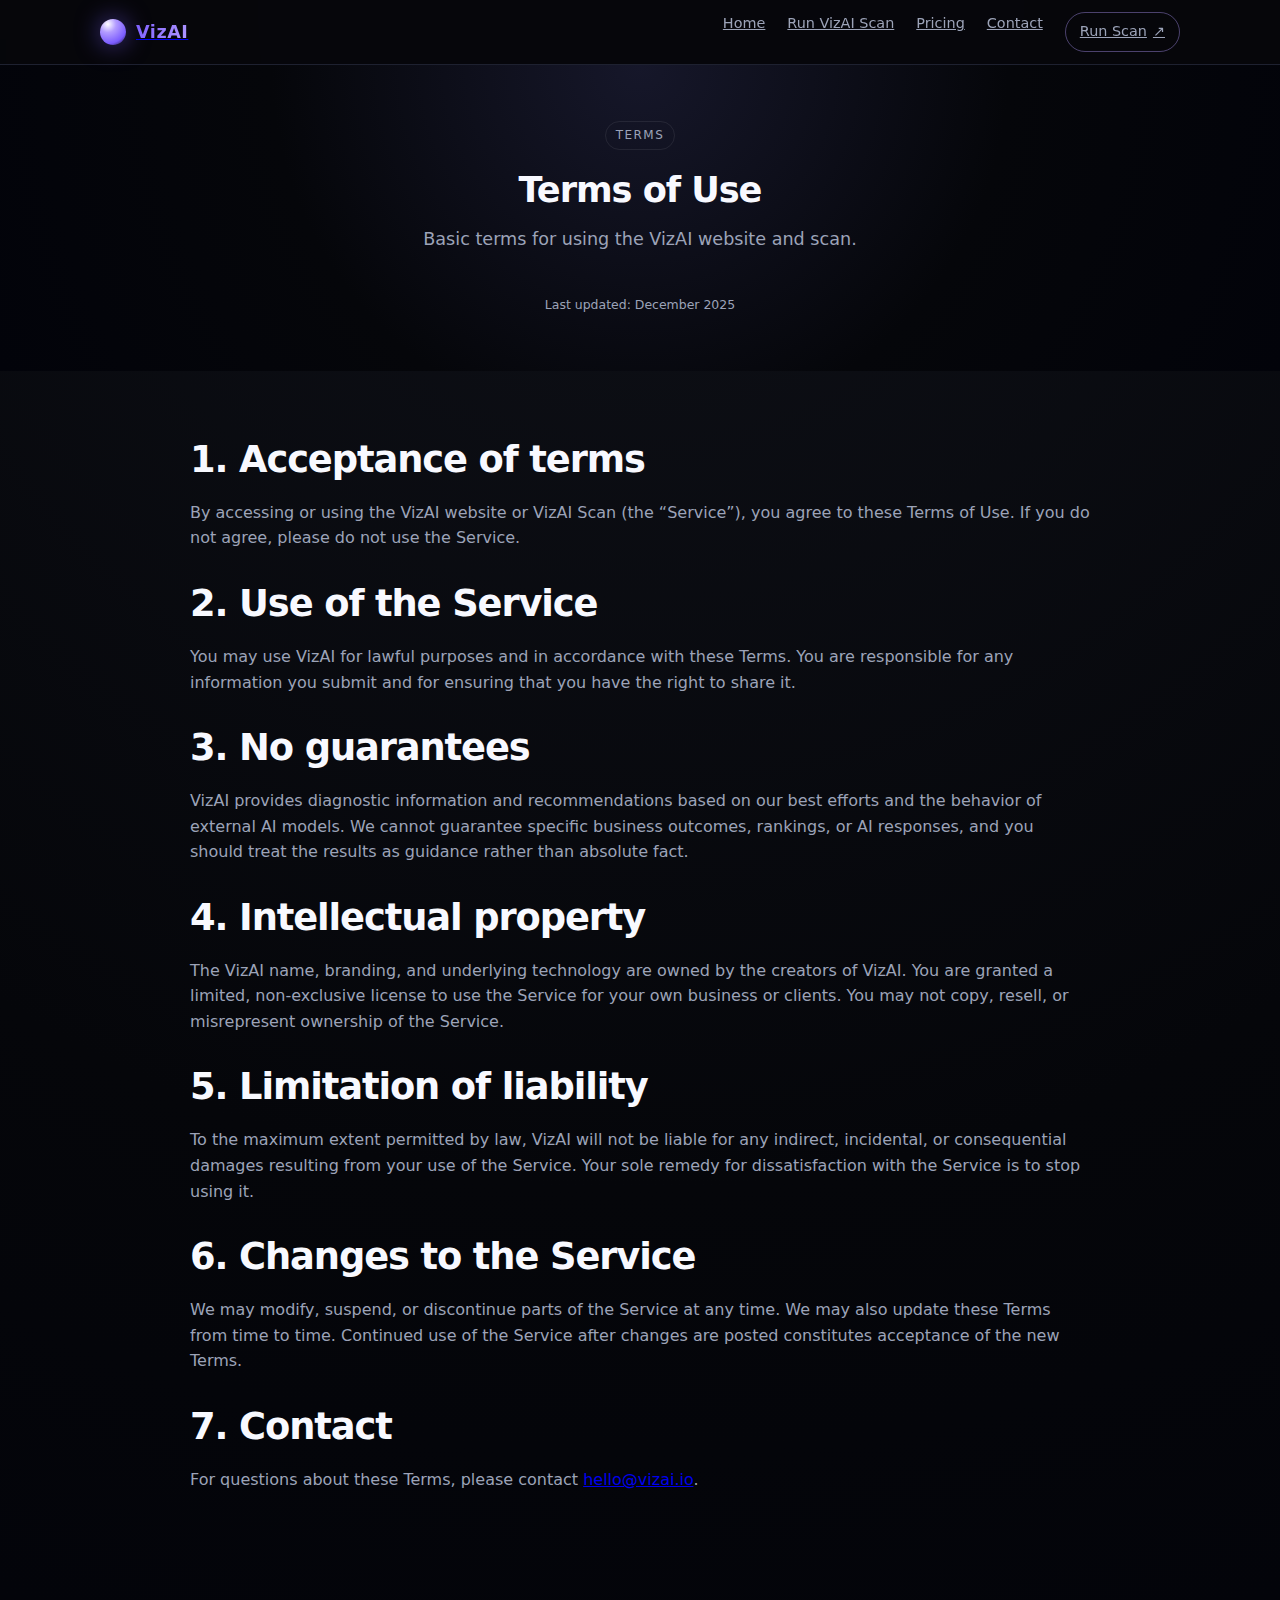
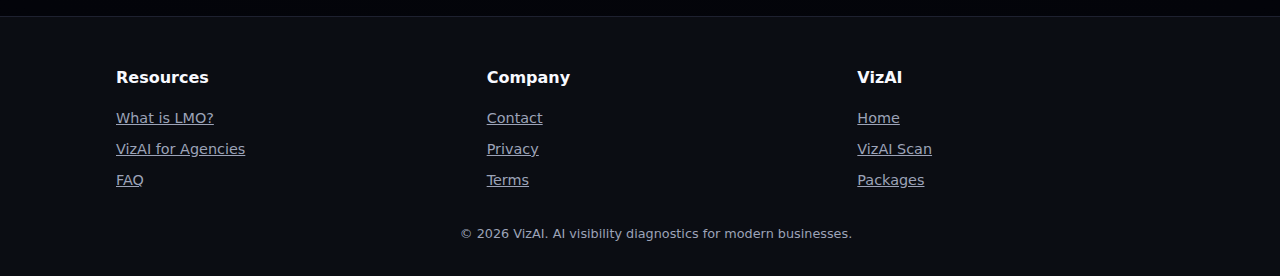
<file: terms.html>
<!DOCTYPE html>
<html lang="en">
<head>
  <meta charset="UTF-8" />
  <title>Terms of Use | VizAI</title>
  <meta name="viewport" content="width=device-width, initial-scale=1" />
  <link rel="stylesheet" href="style.css" />
</head>
<body>
  <custom-navbar></custom-navbar>

  <main>
    <section class="section-dark">
      <div class="container narrow center">
        <div class="pill">Terms</div>
        <h1 class="section-title" style="margin-top: 12px;">
          Terms of Use
        </h1>
        <p class="section-subtitle">
          Basic terms for using the VizAI website and scan.
        </p>
        <p class="micro" style="margin-top: 10px;">Last updated: December 2025</p>
      </div>
    </section>

    <section class="section">
      <div class="container narrow">
        <h2>1. Acceptance of terms</h2>
        <p>
          By accessing or using the VizAI website or VizAI Scan (the “Service”),
          you agree to these Terms of Use. If you do not agree, please do not use
          the Service.
        </p>

        <h2 style="margin-top: 24px;">2. Use of the Service</h2>
        <p>
          You may use VizAI for lawful purposes and in accordance with these
          Terms. You are responsible for any information you submit and for
          ensuring that you have the right to share it.
        </p>

        <h2 style="margin-top: 24px;">3. No guarantees</h2>
        <p>
          VizAI provides diagnostic information and recommendations based on our
          best efforts and the behavior of external AI models. We cannot guarantee
          specific business outcomes, rankings, or AI responses, and you should
          treat the results as guidance rather than absolute fact.
        </p>

        <h2 style="margin-top: 24px;">4. Intellectual property</h2>
        <p>
          The VizAI name, branding, and underlying technology are owned by the
          creators of VizAI. You are granted a limited, non-exclusive license to
          use the Service for your own business or clients. You may not copy,
          resell, or misrepresent ownership of the Service.
        </p>

        <h2 style="margin-top: 24px;">5. Limitation of liability</h2>
        <p>
          To the maximum extent permitted by law, VizAI will not be liable for any
          indirect, incidental, or consequential damages resulting from your use of
          the Service. Your sole remedy for dissatisfaction with the Service is to
          stop using it.
        </p>

        <h2 style="margin-top: 24px;">6. Changes to the Service</h2>
        <p>
          We may modify, suspend, or discontinue parts of the Service at any time.
          We may also update these Terms from time to time. Continued use of the
          Service after changes are posted constitutes acceptance of the new Terms.
        </p>

        <h2 style="margin-top: 24px;">7. Contact</h2>
        <p>
          For questions about these Terms, please contact
          <a href="mailto:hello@vizai.io">hello@vizai.io</a>.
        </p>
      </div>
    </section>
  </main>

  <custom-footer></custom-footer>
  <script src="components/navbar.js"></script>
  <script src="components/footer.js"></script>
</body>
</html>
</file>
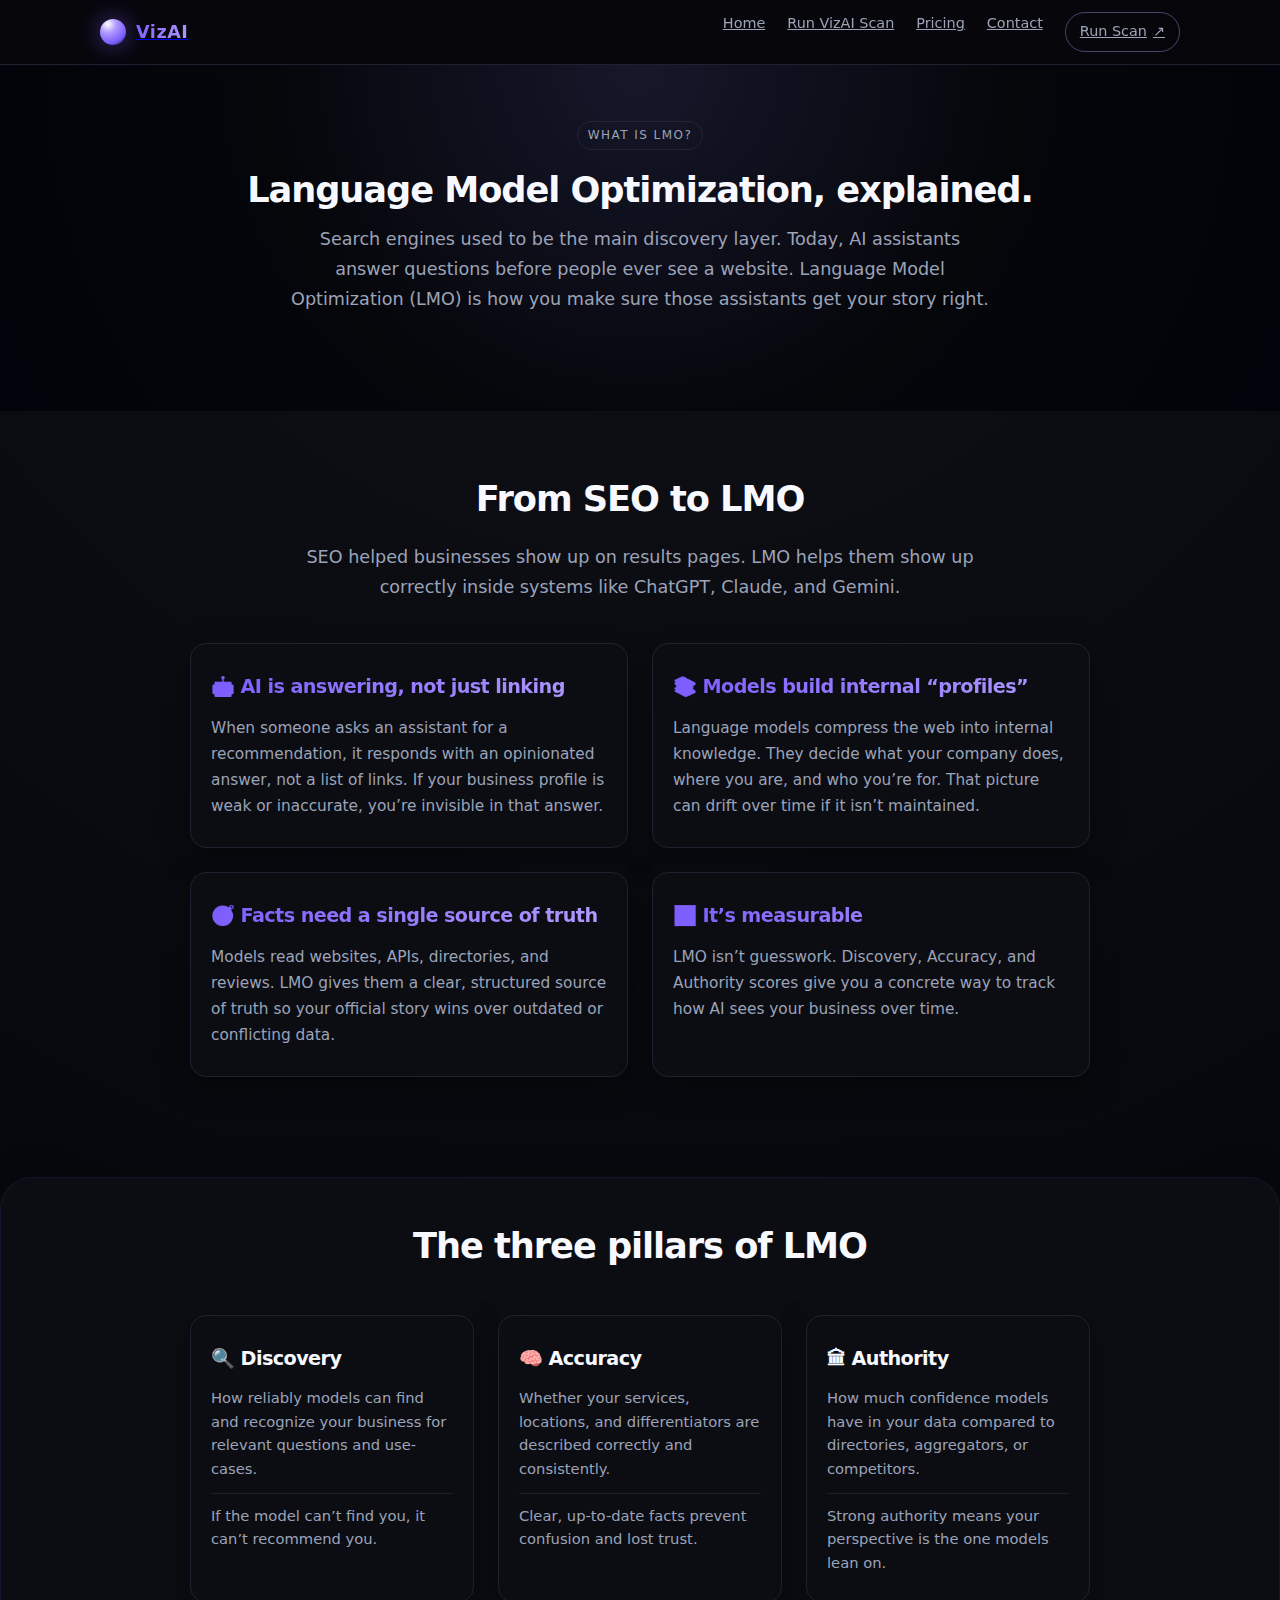
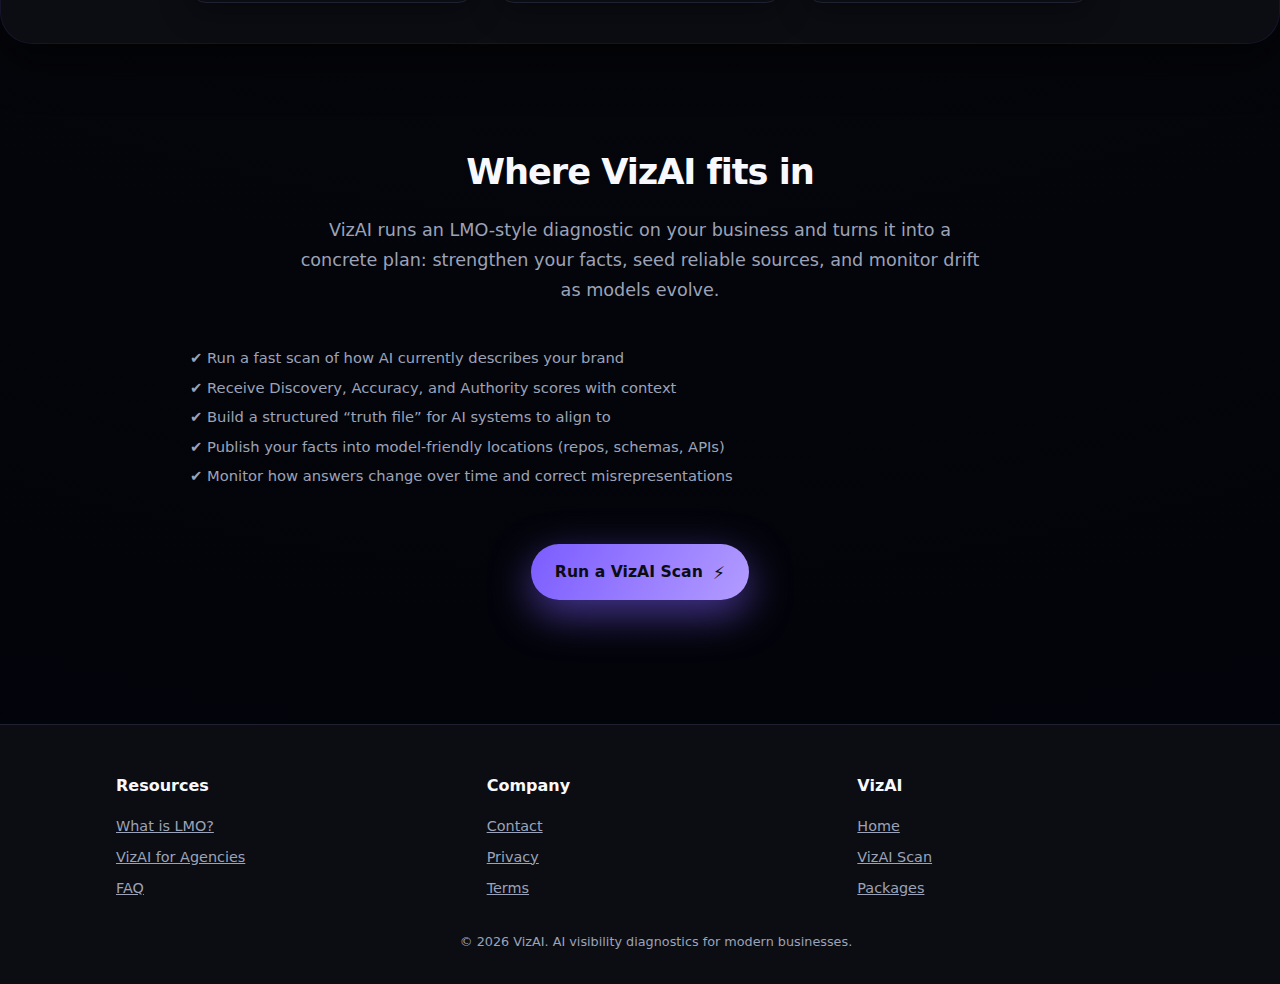
<file: what-is-lmo.html>
<!DOCTYPE html>
<html lang="en">
<head>
  <meta charset="UTF-8" />
  <title>What is LMO? | VizAI</title>
  <meta name="viewport" content="width=device-width, initial-scale=1" />
  <link rel="stylesheet" href="style.css" />
</head>
<body>
  <custom-navbar></custom-navbar>

  <main>
    <section class="section-dark">
      <div class="container narrow center">
        <div class="pill">What is LMO?</div>
        <h1 class="section-title" style="margin-top: 12px;">
          Language Model Optimization, explained.
        </h1>
        <p class="section-subtitle">
          Search engines used to be the main discovery layer. Today, AI assistants
          answer questions before people ever see a website. Language Model
          Optimization (LMO) is how you make sure those assistants get your story right.
        </p>
      </div>
    </section>

    <section class="section">
      <div class="container narrow">
        <h2 class="section-title">From SEO to LMO</h2>
        <p class="section-subtitle">
          SEO helped businesses show up on results pages. LMO helps them show up
          correctly inside systems like ChatGPT, Claude, and Gemini.
        </p>

        <div class="why-grid">
          <div class="why-card">
            <h3>🤖 AI is answering, not just linking</h3>
            <p>
              When someone asks an assistant for a recommendation, it responds with
              an opinionated answer, not a list of links. If your business profile is
              weak or inaccurate, you’re invisible in that answer.
            </p>
          </div>

          <div class="why-card">
            <h3>📚 Models build internal “profiles”</h3>
            <p>
              Language models compress the web into internal knowledge. They decide
              what your company does, where you are, and who you’re for. That picture
              can drift over time if it isn’t maintained.
            </p>
          </div>

          <div class="why-card">
            <h3>🧭 Facts need a single source of truth</h3>
            <p>
              Models read websites, APIs, directories, and reviews. LMO gives them a
              clear, structured source of truth so your official story wins over
              outdated or conflicting data.
            </p>
          </div>

          <div class="why-card">
            <h3>📊 It’s measurable</h3>
            <p>
              LMO isn’t guesswork. Discovery, Accuracy, and Authority scores give you
              a concrete way to track how AI sees your business over time.
            </p>
          </div>
        </div>
      </div>
    </section>

    <section class="section-contrast">
      <div class="container narrow">
        <h2 class="section-title">The three pillars of LMO</h2>
        <div class="lmo-pillars-grid">
          <div class="pillar-card">
            <h3>🔍 Discovery</h3>
            <p>
              How reliably models can find and recognize your business for relevant
              questions and use-cases.
            </p>
            <p class="pillar-mini">
              If the model can’t find you, it can’t recommend you.
            </p>
          </div>

          <div class="pillar-card">
            <h3>🧠 Accuracy</h3>
            <p>
              Whether your services, locations, and differentiators are described
              correctly and consistently.
            </p>
            <p class="pillar-mini">
              Clear, up-to-date facts prevent confusion and lost trust.
            </p>
          </div>

          <div class="pillar-card">
            <h3>🏛 Authority</h3>
            <p>
              How much confidence models have in your data compared to directories,
              aggregators, or competitors.
            </p>
            <p class="pillar-mini">
              Strong authority means your perspective is the one models lean on.
            </p>
          </div>
        </div>
      </div>
    </section>

    <section class="section">
      <div class="container narrow">
        <h2 class="section-title">Where VizAI fits in</h2>
        <p class="section-subtitle">
          VizAI runs an LMO-style diagnostic on your business and turns it into a
          concrete plan: strengthen your facts, seed reliable sources, and monitor
          drift as models evolve.
        </p>

        <ul class="who-list" style="margin-top: 24px;">
          <li>✔ Run a fast scan of how AI currently describes your brand</li>
          <li>✔ Receive Discovery, Accuracy, and Authority scores with context</li>
          <li>✔ Build a structured “truth file” for AI systems to align to</li>
          <li>✔ Publish your facts into model-friendly locations (repos, schemas, APIs)</li>
          <li>✔ Monitor how answers change over time and correct misrepresentations</li>
        </ul>

        <div class="center" style="margin-top: 32px;">
          <a href="scan.html" class="btn-primary">
            <span>Run a VizAI Scan</span>
            <span class="icon">⚡</span>
          </a>
        </div>
      </div>
    </section>
  </main>

  <custom-footer></custom-footer>
  <script src="components/navbar.js"></script>
  <script src="components/footer.js"></script>
</body>
</html>
</file>
<file: style.css>
@import url('https://fonts.googleapis.com/css2?family=Inter:wght@400;500;600;700&display=swap');
:root {
  --bg: #05060a;
  --bg-elevated: #0b0d13;
  --bg-soft: #0f1118;
  --accent: #7b5cff;
  --accent-soft: rgba(123, 92, 255, 0.16);
  --accent-strong: #b39cff;
  --text: #f8f9ff;
  --muted: #9ca3b8;
  --border-subtle: #1e2130;
  --danger: #ff6b6b;
  --radius-lg: 16px;
  --radius-md: 12px;
  --radius-pill: 999px;
  --shadow-soft: 0 18px 45px rgba(0, 0, 0, 0.55);
  --shadow-subtle: 0 10px 30px rgba(0, 0, 0, 0.35);
  --max-width: 1080px;
}

/* Base styles */
body {
    font-family: system-ui, -apple-system, BlinkMacSystemFont, "SF Pro Text", "Segoe UI", sans-serif;
    line-height: 1.6;
    background: radial-gradient(circle at top, #0f1118 0%, #05060a 60%, #02030a 100%);
    color: var(--text);
    -webkit-font-smoothing: antialiased;
    margin: 0;
    min-height: 100vh;
}
/* Smooth scroll */
html {
    scroll-behavior: smooth;
}

.container {
  max-width: var(--max-width);
  margin: 0 auto;
}

section {
  padding: 56px 0;
}

.section-tight {
  padding: 36px 0;
}

.section-dark {
  background: radial-gradient(circle at top, #16172a 0, #05060a 52%, #02030a 100%);
}
    .section-contrast {
      background: var(--bg-elevated);
      border-radius: 32px;
      box-shadow: var(--shadow-soft);
      padding: 40px 24px;
      margin: 40px 0;
      border: 1px solid rgba(123, 92, 255, 0.1);
    }
h1, h2, h3, h4 {
  margin: 0;
  letter-spacing: -0.03em;
}

h1 {
  font-size: clamp(2.6rem, 5vw, 3.4rem);
  line-height: 1.05;
}

h2 {
  font-size: clamp(1.8rem, 3.2vw, 2.3rem);
  margin-bottom: 10px;
}

h3 {
  font-size: 1.2rem;
  margin-bottom: 6px;
}

p {
  margin: 0;
  line-height: 1.6;
  color: var(--muted);
}

.muted {
  color: var(--muted);
}

.center {
  text-align: center;
}

.stack-hero {
  text-align: center;
  max-width: 720px;
  margin: 0 auto;
  padding-top: 48px;
}

.stack-hero p {
  margin-top: 18px;
  font-size: 1.05rem;
}

.hero-badge {
  display: inline-flex;
  align-items: center;
  gap: 8px;
  padding: 4px 12px;
  border-radius: var(--radius-pill);
  background: rgba(14, 18, 40, 0.9);
  border: 1px solid rgba(123, 92, 255, 0.35);
  color: var(--accent-strong);
  font-size: 0.8rem;
  margin-bottom: 16px;
}

.hero-orb {
  width: 210px;
  height: 210px;
  margin: 36px auto 0;
  border-radius: 50%;
  background: radial-gradient(circle at 30% 10%, #ffffff, #b39cff 30%, #7b5cff 55%, #16172a 80%, transparent 100%);
  filter: blur(0.4px);
  position: relative;
  box-shadow: 0 0 90px rgba(123, 92, 255, 0.55);
  opacity: 0.9;
}

.hero-orb::after {
  content: "";
  position: absolute;
  inset: 30%;
  border-radius: 50%;
  border: 1px solid rgba(255, 255, 255, 0.28);
  backdrop-filter: blur(10px);
}
.btn-primary {
  display: inline-flex;
  align-items: center;
  justify-content: center;
  gap: 10px;
  padding: 14px 24px;
  margin-top: 24px;
  border-radius: var(--radius-pill);
  border: none;
  background: linear-gradient(120deg, #7b5cff, #b39cff);
  box-shadow: 0 14px 40px rgba(123, 92, 255, 0.55);
  color: #0b0d13;
  font-weight: 600;
  font-size: 0.98rem;
  cursor: pointer;
  transition: transform 0.12s ease, box-shadow 0.12s ease, opacity 0.12s ease;
  text-decoration: none;
}
.btn-primary span.icon {
  font-size: 1.1rem;
  transform: translateY(1px);
}

.btn-primary:hover {
  transform: translateY(-1px);
  box-shadow: 0 18px 50px rgba(123, 92, 255, 0.75);
  opacity: 0.96;
}

.btn-secondary {
  display: inline-flex;
  align-items: center;
  justify-content: center;
  padding: 10px 18px;
  border-radius: var(--radius-pill);
  border: 1px solid rgba(123, 92, 255, 0.4);
  background: rgba(10, 12, 26, 0.9);
  color: var(--accent-strong);
  font-size: 0.92rem;
  cursor: pointer;
  gap: 8px;
  margin-top: 14px;
}

.micro {
  margin-top: 12px;
  font-size: 0.78rem;
  color: var(--muted);
}

.two-column {
  display: grid;
  grid-template-columns: minmax(0, 1.25fr) minmax(0, 1fr);
  gap: 40px;
  align-items: center;
}

.pill {
  display: inline-flex;
  align-items: center;
  padding: 4px 10px;
  border-radius: var(--radius-pill);
  border: 1px solid rgba(255, 255, 255, 0.08);
  font-size: 0.75rem;
  text-transform: uppercase;
  letter-spacing: 0.12em;
  color: var(--muted);
  margin-bottom: 10px;
}

.panel {
  background: radial-gradient(circle at top left, rgba(123, 92, 255, 0.24), rgba(5, 7, 18, 1) 55%);
  border-radius: var(--radius-lg);
  border: 1px solid var(--border-subtle);
  padding: 20px 18px;
  box-shadow: var(--shadow-subtle);
  position: relative;
  overflow: hidden;
}

.panel::before {
  content: "";
  position: absolute;
  inset: 0;
  background: radial-gradient(circle at top left, rgba(255, 255, 255, 0.06), transparent 60%);
  opacity: 0.7;
  pointer-events: none;
}

.panel-inner {
  position: relative;
  z-index: 1;
}

.kpi-grid {
  display: grid;
  grid-template-columns: repeat(3, minmax(0, 1fr));
  gap: 18px;
  margin-top: 20px;
}

.kpi-card {
  background: rgba(5, 7, 18, 0.9);
  border-radius: var(--radius-md);
  border: 1px solid rgba(255, 255, 255, 0.04);
  padding: 14px 12px 12px;
}

.kpi-label {
  font-size: 0.8rem;
  color: var(--muted);
  margin-bottom: 6px;
}

.kpi-score {
  font-size: 1.4rem;
  font-weight: 600;
}

.kpi-desc {
  font-size: 0.78rem;
  margin-top: 4px;
  color: var(--muted);
}

.badge-soft {
  display: inline-flex;
  align-items: center;
  gap: 8px;
  padding: 6px 10px;
  border-radius: var(--radius-pill);
  background: rgba(5, 7, 18, 0.9);
  border: 1px solid rgba(255, 255, 255, 0.06);
  font-size: 0.78rem;
  color: var(--muted);
  margin-top: 14px;
}

.section-header {
  margin-bottom: 22px;
}

.section-header p {
  margin-top: 6px;
  max-width: 640px;
}

.output-shell {
  background: radial-gradient(circle at top left, rgba(123, 92, 255, 0.2), rgba(5, 7, 18, 1) 50%);
  border-radius: var(--radius-lg);
  border: 1px solid var(--border-subtle);
  padding: 18px 18px 16px;
  box-shadow: var(--shadow-subtle);
  max-width: 960px;
  margin: 0 auto;
}

.output-header {
  display: flex;
  align-items: center;
  justify-content: space-between;
  margin-bottom: 10px;
}

.output-dots {
  display: flex;
  gap: 6px;
}

.dot {
  width: 8px;
  height: 8px;
  border-radius: 50%;
  background: rgba(255, 255, 255, 0.18);
}

pre {
  background: rgba(4, 6, 16, 0.9);
  border-radius: 10px;
  padding: 10px 12px;
  margin: 0;
  overflow-x: auto;
  font-family: "JetBrains Mono", ui-monospace, SFMono-Regular, Menlo, Monaco,
    Consolas, "Liberation Mono", "Courier New", monospace;
  font-size: 0.78rem;
  color: #e5e7ff;
}

.cta-band {
  text-align: center;
  padding: 32px 18px;
  border-radius: 24px;
  background: radial-gradient(circle at top, rgba(123, 92, 255, 0.18), #05060a);
  border: 1px solid rgba(123, 92, 255, 0.38);
  box-shadow: var(--shadow-soft);
  margin: 40px 0;
}

.cta-band h2 {
  margin-bottom: 10px;
}

.grid-2 {
  display: grid;
  grid-template-columns: repeat(2, minmax(0, 1fr));
  gap: 20px;
}

.feature-card {
  background: var(--bg-soft);
  border-radius: var(--radius-md);
  border: 1px solid var(--border-subtle);
  padding: 18px 16px;
}

.feature-card h3 {
  font-size: 1rem;
  margin-bottom: 6px;
}

.feature-card p {
  font-size: 0.9rem;
}
.steps-grid {
  display: grid;
  grid-template-columns: repeat(3, minmax(0, 1fr));
  gap: 24px;
  margin: 40px 0;
}

.step-card {
  background: var(--bg-soft);
  border-radius: var(--radius-lg);
  border: 1px solid var(--border-subtle);
  padding: 28px 20px;
  position: relative;
  text-align: center;
}

.step-number {
  width: 48px;
  height: 48px;
  background: var(--accent);
  color: var(--bg);
  border-radius: 50%;
  display: flex;
  align-items: center;
  justify-content: center;
  font-weight: bold;
  font-size: 1.2rem;
  margin: 0 auto 16px;
}

.delivery-pipeline {
  margin-top: 60px;
}

.pipeline-title {
  font-size: 1.4rem;
  text-align: center;
  margin-bottom: 30px;
  color: var(--text);
}

.delivery-grid {
  display: grid;
  grid-template-columns: repeat(3, minmax(0, 1fr));
  gap: 20px;
}

.delivery-card {
  background: var(--bg-elevated);
  border-radius: var(--radius-md);
  border: 1px solid var(--border-subtle);
  padding: 20px 18px;
  text-align: center;
}

.delivery-card h4 {
  font-size: 1.1rem;
  margin-bottom: 8px;
}

.delivery-card p {
  font-size: 0.9rem;
  color: var(--muted);
}
.step h3 {
  font-size: 1rem;
  margin-bottom: 6px;
}

.pricing-grid {
  display: grid;
  grid-template-columns: repeat(3, minmax(0, 1fr));
  gap: 20px;
  margin-top: 24px;
}

.pricing-card {
  background: var(--bg-soft);
  border-radius: var(--radius-lg);
  border: 1px solid var(--border-subtle);
  padding: 22px 18px 20px;
  display: flex;
  flex-direction: column;
  gap: 10px;
  box-shadow: var(--shadow-subtle);
}

.pricing-label {
  font-size: 0.8rem;
  text-transform: uppercase;
  letter-spacing: 0.12em;
  color: var(--muted);
}

.pricing-title {
  font-size: 1.1rem;
  font-weight: 600;
}

.pricing-amount {
  font-size: 1.6rem;
  font-weight: 600;
  margin-top: 4px;
}

.pricing-amount span {
  font-size: 0.9rem;
  color: var(--muted);
  font-weight: 400;
  margin-left: 4px;
}

.pricing-list {
  list-style: none;
  padding: 0;
  margin: 8px 0 0;
  font-size: 0.9rem;
  color: var(--muted);
}

.pricing-list li {
  margin-bottom: 4px;
}

.pricing-note {
  font-size: 0.8rem;
  color: var(--muted);
  margin-top: 10px;
}

.pill-note {
  display: inline-flex;
  align-items: center;
  gap: 6px;
  padding: 4px 10px;
  border-radius: var(--radius-pill);
  border: 1px solid rgba(255, 255, 255, 0.12);
  font-size: 0.78rem;
  color: var(--muted);
  margin-top: 14px;
}

.who-list {
  list-style: none;
  padding: 0;
  margin: 10px 0 0;
  font-size: 0.92rem;
  color: var(--muted);
}

.who-list li {
  margin-bottom: 6px;
}
section.final-cta.contrast {
  text-align: center;
  padding: 60px 0;
  background: radial-gradient(circle at top, rgba(123, 92, 255, 0.25), #05060a);
  border: 1px solid rgba(123, 92, 255, 0.5);
  box-shadow: var(--shadow-soft);
  margin-top: 20px;
}

section.final-cta.contrast .section-title {
  margin-bottom: 16px;
}

section.final-cta.contrast .section-subtitle {
  max-width: 600px;
  margin: 0 auto 30px;
}
footer {
  border-top: 1px solid var(--border-subtle);
  margin-top: 48px;
  padding: 22px 0 10px;
  font-size: 0.82rem;
  color: var(--muted);
}

.footer-grid {
  display: grid;
  grid-template-columns: minmax(0, 1.4fr) minmax(0, 1fr) minmax(0, 1fr);
  gap: 20px;
  align-items: flex-start;
}

.footer-links {
  display: flex;
  gap: 12px;
  flex-wrap: wrap;
}

.footer-links a {
  color: var(--muted);
}

.tagline {
  font-size: 0.86rem;
  color: var(--muted);
  margin-top: 4px;
}

@media (max-width: 900px) {
  main {
    padding-inline: 14px;
  }

  section {
    padding: 40px 0;
  }

  .two-column {
    grid-template-columns: minmax(0, 1fr);
  }

  .grid-2 {
    grid-template-columns: minmax(0, 1fr);
  }

  .step-row {
    grid-template-columns: minmax(0, 1fr);
  }

  .pricing-grid {
    grid-template-columns: minmax(0, 1fr);
  }

  .footer-grid {
    grid-template-columns: minmax(0, 1fr);
  }

  .hero-orb {
    width: 180px;
    height: 180px;
    margin-top: 26px;
  }

  .cta-band {
    margin-inline: 0;
  }

  .section-contrast {
    padding-inline: 18px;
  }
}
/* Stats Section */
.stats-grid {
  display: grid;
  grid-template-columns: repeat(3, minmax(0, 1fr));
  gap: 20px;
  margin: 40px 0;
}

.stat-card {
  background: var(--bg-elevated);
  border-radius: var(--radius-lg);
  border: 1px solid var(--border-subtle);
  padding: 20px;
  text-align: center;
  box-shadow: var(--shadow-subtle);
}

.stat-number {
  font-size: 2rem;
  font-weight: 700;
  background: linear-gradient(120deg, #7b5cff, #b39cff);
  -webkit-background-clip: text;
  background-clip: text;
  -webkit-text-fill-color: transparent;
  margin-bottom: 8px;
}

.stat-desc {
  font-size: 0.9rem;
  color: var(--muted);
  line-height: 1.5;
}

/* LMO Pillars Section */
.section {
padding: 60px 0;
}

.container.narrow {
  max-width: 900px;
  margin: 0 auto;
}

.section-title {
  font-size: 2.2rem;
  margin-bottom: 16px;
  text-align: center;
}

.section-subtitle {
  font-size: 1.1rem;
  line-height: 1.7;
  color: var(--muted);
  text-align: center;
  max-width: 700px;
  margin: 0 auto 40px;
}

.lmo-pillars-grid {
  display: grid;
  grid-template-columns: repeat(3, minmax(0, 1fr));
  gap: 24px;
  margin-top: 40px;
}

.pillar-card {
  background: var(--bg-elevated);
  border-radius: var(--radius-lg);
  border: 1px solid var(--border-subtle);
  padding: 28px 20px;
  box-shadow: var(--shadow-subtle);
}

.pillar-card h3 {
  font-size: 1.2rem;
  margin-bottom: 12px;
}

.pillar-card p {
  font-size: 0.92rem;
  line-height: 1.6;
  color: var(--muted);
}
.pillar-mini {
  font-size: 0.8rem;
  margin-top: 12px;
  padding-top: 10px;
  border-top: 1px solid rgba(255, 255, 255, 0.08);
  color: var(--muted);
}

.why-grid {
  display: grid;
  grid-template-columns: repeat(2, minmax(0, 1fr));
  gap: 24px;
  margin-top: 40px;
}
.why-card {
  background: var(--bg-elevated);
  border-radius: var(--radius-lg);
  border: 1px solid var(--border-subtle);
  padding: 28px 20px;
  box-shadow: var(--shadow-subtle);
  transition: transform 0.2s ease, box-shadow 0.2s ease;
}

.why-card:hover {
  transform: translateY(-3px);
  box-shadow: 0 10px 25px rgba(123, 92, 255, 0.3);
}

.why-card h3 {
  font-size: 1.2rem;
  margin-bottom: 12px;
  background: linear-gradient(120deg, #7b5cff, #b39cff);
  -webkit-background-clip: text;
  background-clip: text;
  -webkit-text-fill-color: transparent;
}

.why-card p {
  font-size: 0.96rem;
  line-height: 1.7;
  color: var(--muted);
}
@media (max-width: 768px) {
  .why-grid {
    grid-template-columns: minmax(0, 1fr);
  }
}
/* Scan notification */
.scan-notification {
  position: fixed;
  bottom: 20px;
  right: 20px;
  background: var(--bg-elevated);
  border: 1px solid var(--accent-soft);
  border-radius: var(--radius-md);
  padding: 16px;
  box-shadow: var(--shadow-soft);
  z-index: 1000;
  transform: translateY(20px);
  opacity: 0;
  animation: fadeInUp 0.3s ease-out forwards;
}

.scan-notification.fade-out {
  animation: fadeOutDown 0.5s ease-out forwards;
}

.scan-notification-content {
  display: flex;
  flex-direction: column;
  gap: 8px;
}

.scan-progress {
  height: 4px;
  background: rgba(255,255,255,0.1);
  border-radius: 2px;
  overflow: hidden;
}

.scan-progress-bar {
  height: 100%;
  width: 0;
  background: linear-gradient(90deg, var(--accent), var(--accent-strong));
  animation: progressBar 2.5s linear forwards;
}

@keyframes progressBar {
  from { width: 0; }
  to { width: 100%; }
}

@keyframes fadeInUp {
  from { 
    opacity: 0;
    transform: translateY(20px);
  }
  to { 
    opacity: 1;
    transform: translateY(0);
  }
}

@keyframes fadeOutDown {
  from { 
    opacity: 1;
    transform: translateY(0);
  }
  to { 
    opacity: 0;
    transform: translateY(20px);
  }
}

/* Custom animations */
@keyframes fadeIn {
    from { opacity: 0; transform: translateY(20px); }
    to { opacity: 1; transform: translateY(0); }
}

.animate-fade-in {
    animation: fadeIn 0.6s ease-out forwards;
}

.delay-100 {
    animation-delay: 0.1s;
}

.delay-200 {
    animation-delay: 0.2s;
}

.delay-300 {
    animation-delay: 0.3s;
}

/* Custom scrollbar */
::-webkit-scrollbar {
    width: 8px;
    height: 8px;
}

::-webkit-scrollbar-track {
    background: #f1f1f1;
}

::-webkit-scrollbar-thumb {
    background: #888;
    border-radius: 4px;
}

::-webkit-scrollbar-thumb:hover {
    background: #555;
}

/* Tooltip styles */
.tooltip {
    position: relative;
    display: inline-block;
}

.tooltip .tooltip-text {
    visibility: hidden;
    width: 200px;
    background-color: #333;
    color: #fff;
    text-align: center;
    border-radius: 6px;
    padding: 8px;
    position: absolute;
    z-index: 1;
    bottom: 125%;
    left: 50%;
    transform: translateX(-50%);
    opacity: 0;
    transition: opacity 0.3s;
}

.tooltip:hover .tooltip-text {
    visibility: visible;
    opacity: 1;
}

/* Gradient underline animation */
.gradient-underline {
    position: relative;
    display: inline-block;
}

.gradient-underline::after {
    content: '';
    position: absolute;
    bottom: -2px;
    left: 0;
    width: 0;
    height: 2px;
    background: linear-gradient(90deg, #2563eb, #7c3aed);
    transition: width 0.3s ease;
}

.gradient-underline:hover::after {
    width: 100%;
}
</file>
